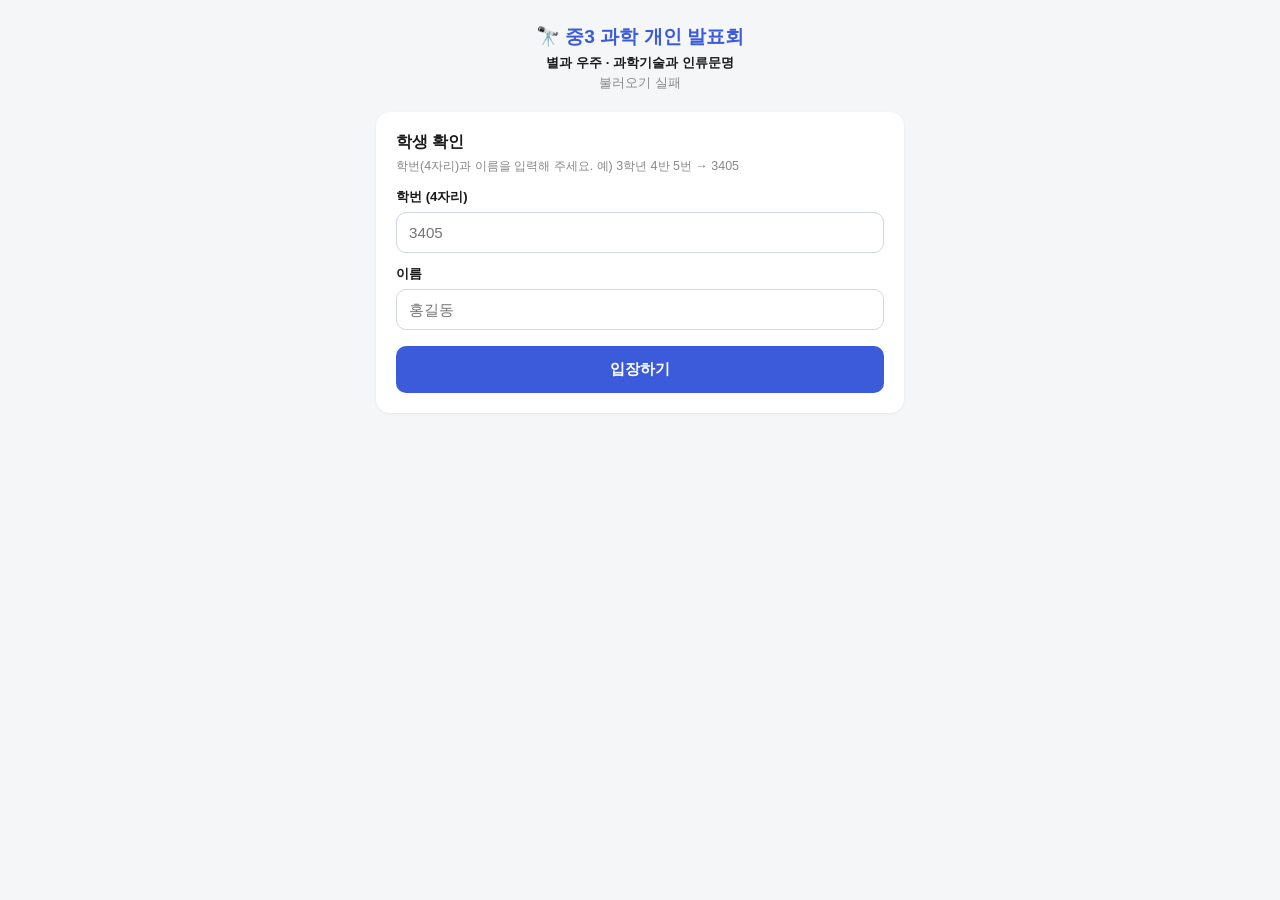
<file: index.html>
<!DOCTYPE html>
<html lang="ko">
<head>
<meta charset="UTF-8">
<meta name="viewport" content="width=device-width, initial-scale=1.0">
<title>중3 과학 발표회</title>
<link rel="stylesheet" href="common.css">
<link rel="stylesheet" href="pres.css?v=11">
<style>.step{display:none}.step.active{display:block}.menu-btn{display:block;text-align:center;padding:14px;border-radius:12px;background:var(--accent-soft);color:var(--accent);text-decoration:none;font-weight:700;margin-bottom:10px}</style>
</head>
<body>
<div class="wrap">
  <div class="header">
    <h1>🔭 중3 과학 개인 발표회</h1>
    <p style="font-weight:700;color:var(--text);margin-bottom:2px">별과 우주 · 과학기술과 인류문명</p>
    <p id="semLabel">불러오는 중...</p>
  </div>

  <div class="step active" id="step-login">
    <div class="card">
      <h2>학생 확인</h2>
      <p class="hint">학번(4자리)과 이름을 입력해 주세요. 예) 3학년 4반 5번 → 3405</p>
      <label class="field-label" for="inputId">학번 (4자리)</label>
      <input type="tel" id="inputId" maxlength="4" inputmode="numeric" placeholder="3405">
      <label class="field-label" for="inputName">이름</label>
      <input type="text" id="inputName" placeholder="홍길동">
      <div class="error-msg" id="loginError"></div>
      <button class="btn" id="loginBtn" onclick="onLogin()">입장하기</button>
    </div>
  </div>

  <div class="step" id="step-main">
    <div class="who-banner"><span id="welcomeLabel"></span><button onclick="onLogout()">다른 학생으로</button></div>
    <div id="nav" class="nav"></div>

    <div class="card" id="statusCard"></div>

    <div class="notice">
      📌 <b>발표 방법</b><br>
      ① 아래에서 <b>주제를 고르거나 직접 정해</b> 등록해요.<br>
      ② 같은 반 친구와 주제가 겹쳐도 일단 선택할 수 있어요. 겹치면 <b>월요일에 가위바위보</b>로 정해서 다시 배정해요.<br>
      ③ <b>내 발표</b> 페이지에서 선정 이유·대본·자료 출처를 쓰고 캔바 링크를 올려요.
    </div>

    <div class="card" id="rubricCard">
      <h2>🎤 수행평가 안내 · 우주와 문명 페임랩 발표 (20점)</h2>
      <p class="hint">「별과 우주」 「과학기술과 인류 문명」 단원 · 구술·발표, 동료평가</p>
      <div style="font-size:.85rem;line-height:1.65;margin-bottom:10px">
        「별과 우주」에서 배운 내용이나 관심 있는 내용, 또는 「과학기술과 인류 문명」(인류 문명에 큰 영향을 준 기술·발명품 소개)을 주제로 <b>3분 내외의 개인 발표</b>를 해요.
      </div>
      <table class="rubric wide">
        <tr><th>평가 요소</th><th style="width:44px">배점</th><th style="width:56px;white-space:nowrap">최하점</th></tr>
        <tr><td><b>① 발표 준비하기</b><br><span class="wh">주제·선정 이유 1 / 대본 2 / 자료 출처 2</span></td><td class="sc">5</td><td class="sc" style="color:#c26a00">1</td></tr>
        <tr><td><b>② 과학적 의사소통하기</b></td><td class="sc">2</td><td class="sc" style="color:#c26a00">1</td></tr>
        <tr><td><b>③ 발표하기</b><br><span class="wh">설명 전략(발표 자료) 2 / 개념 전달 2 / 시간 관리(2분 30초~4분) 2</span></td><td class="sc">6</td><td class="sc" style="color:#c26a00">1</td></tr>
        <tr><td><b>④ 지식 내재화하기</b><br><span class="wh">대본을 안 보고 발표하면 2점</span></td><td class="sc">2</td><td class="sc" style="color:#c26a00">1</td></tr>
        <tr><td><b>⑤ 청취자 평가 제공하기</b><br><span class="wh">발표 당일 동료평가 작성 비율</span></td><td class="sc">5</td><td class="sc" style="color:#c26a00">1</td></tr>
        <tr><td style="text-align:right"><b>합계</b></td><td class="sc"><b>20</b></td><td class="sc" style="color:#c26a00"><b>5</b></td></tr>
      </table>
      <a class="btn secondary" style="display:block;text-decoration:none;text-align:center" href="rubric.html">📋 자세한 평가기준 보기</a>
    </div>

    <a class="menu-btn" href="pick.html" id="mPick">📌 발표 주제 고르기</a>
    <a class="menu-btn" href="my.html" id="mMy">📝 내 발표 준비 (대본 · 캔바 링크)</a>
    <a class="menu-btn" href="peer.html" id="mPeer">🗣️ 청취자 평가 (친구 발표 평가하기)</a>
    <a class="menu-btn" href="concepts.html">📖 별과 우주 기본 개념 <span style="font-size:.78rem">(⭐ 보너스: 거리 단위 정리)</span></a>
    <a class="menu-btn" href="board.html">👀 우리 반 · 다른 반 주제 보기</a>
    <p style="text-align:center;margin-top:24px"><a href="teacher.html" style="font-size:0.75rem;color:var(--text-muted)">교사용</a></p>
  </div>
</div>

<script src="session.js?v=13"></script>
<script>
function setErr(m) {
  const el = document.getElementById('loginError');
  el.textContent = m || ''; el.classList.toggle('show', !!m);
}
function showStep(id) {
  document.querySelectorAll('.step').forEach(s => s.classList.remove('active'));
  document.getElementById(id).classList.add('active');
}

window.onLogin = async function () {
  const id = document.getElementById('inputId').value.trim();
  const name = document.getElementById('inputName').value.trim();
  setErr('');
  if (!/^\d{4}$/.test(id)) return setErr('학번은 4자리 숫자로 입력해 주세요.');
  if (!name) return setErr('이름을 입력해 주세요.');
  const btn = document.getElementById('loginBtn');
  btn.disabled = true; btn.textContent = '확인 중...';
  try {
    const cfg = await getCfg();
    if (id === TEACHER_ID && name === TEACHER_NAME) {
      const t = { id, name, isTeacher: true };
      setStudent(t); return enterMain(t);
    }
    const rec = EXCLUDED_IDS.includes(id) ? null : await dbGet(`years/${cfg.year}/students/${id}`);
    if (!rec || String(rec.name).trim() !== name) return setErr('학번 또는 이름이 일치하지 않아요. 다시 확인해 주세요.');
    const s = { id, name: rec.name, grade: rec.grade, ban: rec.ban, num: rec.num };
    setStudent(s); enterMain(s);
  } catch (e) {
    setErr(e.message || '오류가 발생했어요. 잠시 후 다시 시도해 주세요.');
  } finally { btn.disabled = false; btn.textContent = '입장하기'; }
};

window.onLogout = function () {
  clearStudent();
  document.getElementById('inputId').value = ''; document.getElementById('inputName').value = '';
  showStep('step-login');
};

async function enterMain(s) {
  document.getElementById('welcomeLabel').textContent = '✓ ' + whoLabel(s) + (s.isTeacher ? '' : '님');
  renderNav('home');
  showStep('step-main');
  const card = document.getElementById('statusCard');
  if (s.isTeacher) {
    card.innerHTML = '<h2>교사 계정</h2><p class="hint" style="margin:0">전체 현황 페이지에서 반별 선택 상황과 겹치는 주제를 볼 수 있어요.</p>';
    document.getElementById('mPick').style.display = 'none';
    document.getElementById('mMy').style.display = 'none';
    document.getElementById('mPeer').style.display = 'none';
    return;
  }
  card.innerHTML = '<p class="hint" style="margin:0">내 선택을 확인하는 중...</p>';
  try {
    const p = await dbGet(await basePath() + '/picks/' + s.id);
    if (!p) {
      card.innerHTML = '<h2>아직 주제를 고르지 않았어요</h2><p class="hint" style="margin:0">아래 <b>발표 주제 고르기</b>에서 주제를 선택해 주세요.</p>';
    } else {
      card.innerHTML = `<h2>✅ 내가 고른 주제</h2>
        <div style="margin:6px 0"><span class="tag ${p.unit === '별과 우주' ? 'a' : 'b'}">${esc(p.unit)}</span> ${p.kind === 'custom' ? '<span class="tag" style="background:#f3e8ff;color:#7b2cbf">직접 작성</span>' : ''}</div>
        <div class="chips">${String(p.kw).split(',').map(k => '<span class="chip">' + esc(k.trim()) + '</span>').join('')}</div>
        <div style="font-size:.92rem;font-weight:600;line-height:1.55">${esc(p.topic)}</div>`;
    }
  } catch (e) { card.innerHTML = '<p class="hint" style="margin:0">선택 정보를 불러오지 못했어요.</p>'; }
}

document.getElementById('inputId').addEventListener('keydown', e => { if (e.key === 'Enter') { e.preventDefault(); document.getElementById('inputName').focus(); } });
document.getElementById('inputName').addEventListener('keydown', e => { if (e.key === 'Enter') { e.preventDefault(); onLogin(); } });

window.addEventListener('DOMContentLoaded', async () => {
  try {
    const cfg = await getCfg();
    document.getElementById('semLabel').textContent = `${cfg.year}학년도 ${cfg.sem}학기`;
  } catch (e) { document.getElementById('semLabel').textContent = '불러오기 실패'; }
  const s = getStudent();
  if (s) enterMain(s);
});
</script>
</body>
</html>
</file>
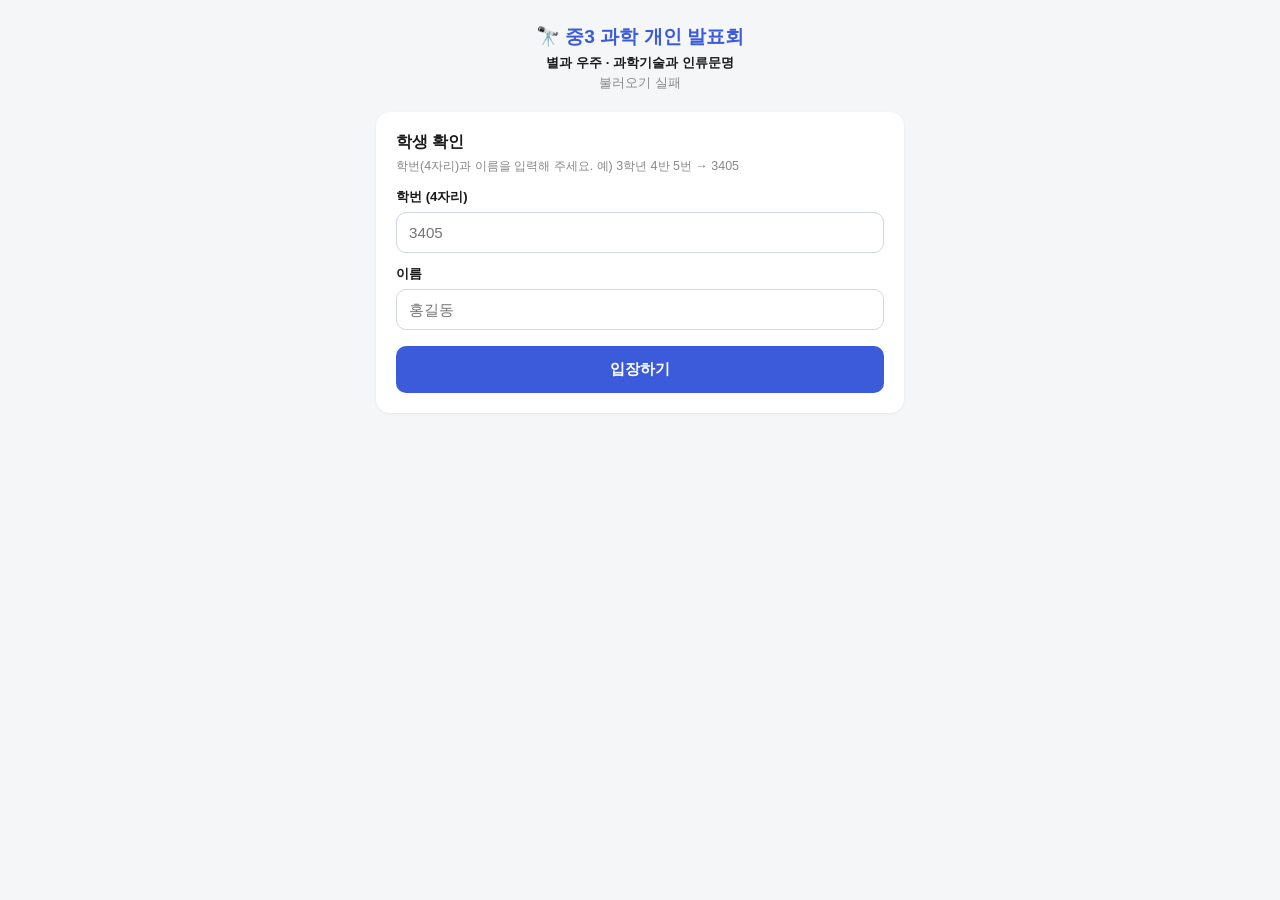
<file: board.html>
<!DOCTYPE html>
<html lang="ko">
<head>
<meta charset="UTF-8">
<meta name="viewport" content="width=device-width, initial-scale=1.0">
<title>전체 주제 현황</title>
<link rel="stylesheet" href="common.css">
<link rel="stylesheet" href="pres.css?v=11">
</head>
<body>
<div class="wrap">
  <div class="header"><h1>👀 반별 발표 주제 현황</h1><p id="who"></p></div>
  <div id="nav" class="nav"></div>

  <select class="sel" id="banSel" onchange="onBan()"></select>
  <div id="content"><div class="loading-state">불러오는 중...</div></div>
</div>

<script src="topics.js?v=1"></script>
<script src="session.js?v=13"></script>
<script>
const me = requireLogin();
let roster = [], picks = {}, status = {}, scripts = null, curKey = '', base = '';

function render() {
  const [g, b] = curKey.split('-');
  const list = roster.filter(s => String(s.grade) === g && String(s.ban) === b).sort((x, y) => x.num - y.num);
  const clsPicks = Object.values(picks).filter(p => p && String(p.grade) === g && String(p.ban) === b);
  const done = list.filter(s => picks[s.id]).length;

  // 겹치는 주제 (같은 반, 같은 번호 주제)
  const byNo = {};
  clsPicks.forEach(p => { if (p.no) (byNo[p.no] = byNo[p.no] || []).push(p); });
  const dups = Object.entries(byNo).filter(([, v]) => v.length > 1);
  const dupIds = new Set(dups.flatMap(([, v]) => v.map(p => p.id)));

  let html = `<div class="summary"><div><b>${list.length}</b>학생</div><div><b>${done}</b>주제 선택</div><div><b>${dups.length}</b>겹치는 주제</div></div>`;

  if (dups.length) {
    html += `<div class="dup-box">⚠️ <b>겹치는 주제</b> — 월요일에 가위바위보로 정해요<br>` +
      dups.map(([no, v]) => `· #${no} ${esc(TOPICS[no - 1].topic)}<br>&nbsp;&nbsp;→ <b>${v.map(p => esc(p.name)).join(', ')}</b>`).join('<br>') + `</div>`;
  }

  html += list.map(s => {
    const p = picks[s.id];
    if (!p) return `<div class="stu-row none"><div class="stu-name"><span class="num">${s.num}번</span>${esc(s.name)}</div>아직 주제를 고르지 않았어요</div>`;
    const st = status[s.id] || {};
    const sc = scripts && scripts[s.id];
    return `<div class="stu-row">
      <div class="stu-name"><span class="num">${s.num}번</span>${esc(s.name)}
        ${dupIds.has(s.id) ? '<span class="state" style="background:#fff4e6;color:#c26a00">겹침</span>' : ''}
        <span class="state ${st.s ? 'y' : 'n'}">📝 대본${st.s ? ' ' + st.s.toLocaleString() + '자' : ''}</span>
        <span class="state ${st.o ? 'y' : 'n'}">📚 출처</span>
        <span class="state ${st.c ? 'y' : 'n'}">🎨 캔바</span></div>
      <div style="margin:4px 0 2px"><span class="tag ${p.unit === '별과 우주' ? 'a' : 'b'}">${esc(p.unit)}</span>
        ${p.kind === 'custom' ? '<span class="tag" style="background:#f3e8ff;color:#7b2cbf">직접 작성</span>' : ''}</div>
      <div class="chips">${String(p.kw).split(',').map(k => '<span class="chip">' + esc(k.trim()) + '</span>').join('')}</div>
      <div style="font-weight:600">${esc(p.topic)}</div>
      ${me.isTeacher && sc ? `<div class="small-note" style="margin-top:8px">${sc.canva ? '<a href="' + esc(sc.canva) + '" target="_blank" rel="noopener">🎨 캔바 열기</a>' : ''}${sc.script ? '<details><summary>📄 대본 보기</summary><div style="white-space:pre-wrap;color:var(--text)">' + esc(sc.script) + '</div></details>' : ''}</div>` : ''}
    </div>`;
  }).join('');

  // 명단에 없는데 선택한 사람(드문 경우)
  const extra = clsPicks.filter(p => !list.some(s => s.id === p.id));
  html += extra.map(p => `<div class="stu-row"><div class="stu-name">${esc(p.name)}</div>${esc(p.topic)}</div>`).join('');

  document.getElementById('content').innerHTML = list.length ? html : '<div class="empty-state">이 반의 학생 명단이 없어요.</div>';
}

window.onBan = function () { curKey = document.getElementById('banSel').value; render(); };

(async function init() {
  document.getElementById('who').textContent = whoLabel(me);
  renderNav('board');
  try {
    const cfg = await getCfg();
    base = await basePath();
    const jobs = [dbGet('years/' + cfg.year + '/students'), dbGet(base + '/picks'), dbGet(base + '/status')];
    if (me.isTeacher) jobs.push(dbGet(base + '/scripts'));
    const [r, p, st, sc] = await Promise.all(jobs);
    roster = rosterOf(r);
    picks = p || {}; status = st || {}; scripts = sc || null;
    let keys = [...new Set(roster.map(s => s.grade + '-' + s.ban))];
    if (!me.isTeacher) keys = keys.filter(k => k.split('-')[0] === String(me.grade));
    keys.sort((a, b) => { const [ga, ba] = a.split('-').map(Number), [gb, bb] = b.split('-').map(Number); return ga - gb || ba - bb; });
    const mine = me.isTeacher ? '' : me.grade + '-' + me.ban;
    document.getElementById('banSel').innerHTML = keys.map(k => {
      const [g, c] = k.split('-');
      return `<option value="${k}">${g}학년 ${c}반${k === mine ? ' (우리 반)' : ''}</option>`;
    }).join('');
    curKey = keys.includes(mine) ? mine : keys[0];
    document.getElementById('banSel').value = curKey;
    render();
  } catch (e) {
    document.getElementById('content').innerHTML = '<div class="empty-state">불러오지 못했어요. 새로고침해 주세요.</div>';
  }
})();
</script>
</body>
</html>
</file>
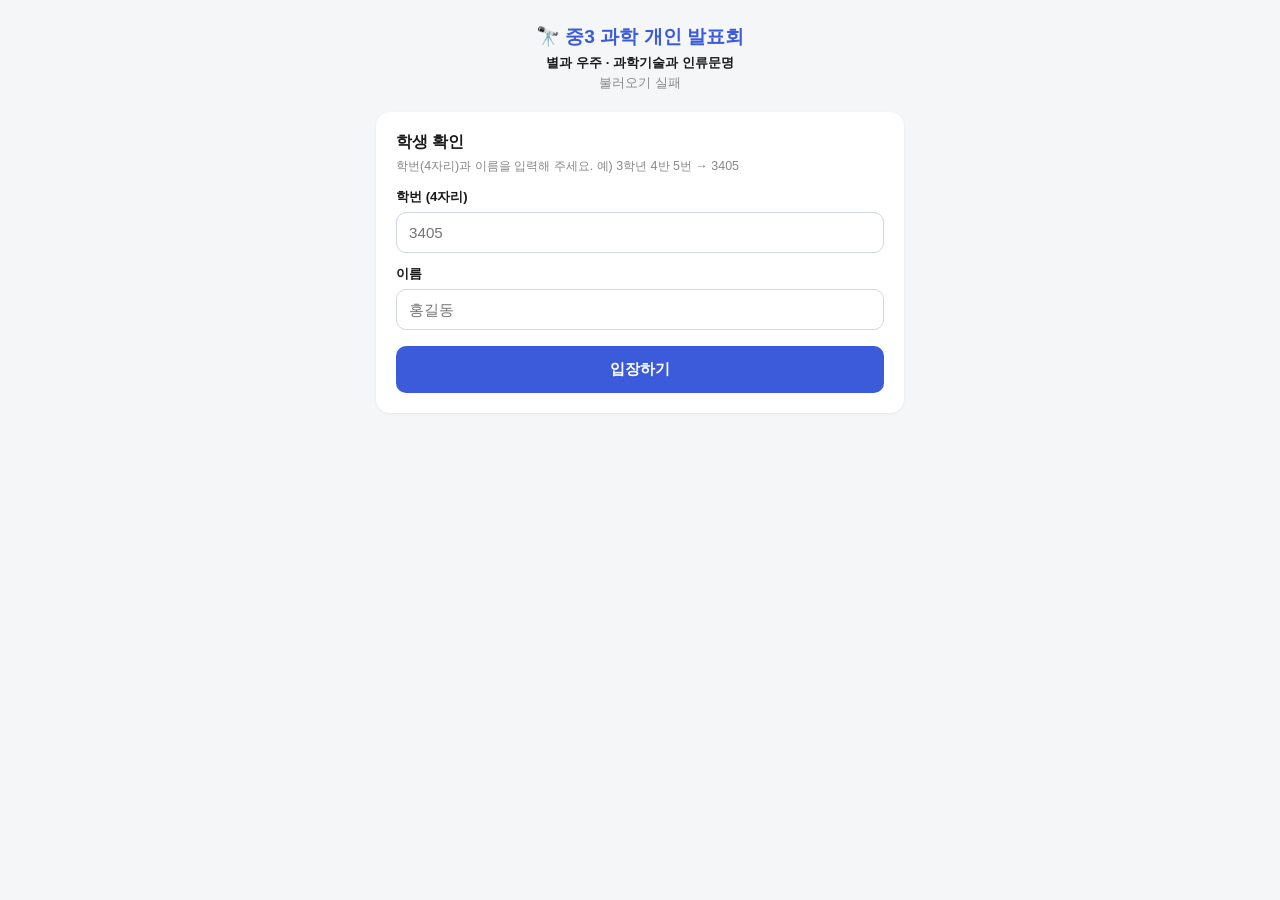
<file: concepts.html>
<!DOCTYPE html>
<html lang="ko">
<head>
<meta charset="UTF-8">
<meta name="viewport" content="width=device-width, initial-scale=1.0">
<title>기본 개념</title>
<link rel="stylesheet" href="common.css">
<link rel="stylesheet" href="pres.css?v=11">
<style>
.jump { display: flex; gap: 6px; flex-wrap: wrap; margin-bottom: 14px; }
.jump a { font-size: .76rem; font-weight: 700; padding: 6px 10px; border-radius: 999px; background: var(--surface); border: 1.5px solid var(--border); color: var(--text-muted); text-decoration: none; }
.jump a.bonus { background: #fff3bf; border-color: #fcc419; color: #8a6100; }
.cc { background: var(--surface); border-radius: 14px; padding: 16px 18px; margin-bottom: 12px; box-shadow: 0 1px 3px rgba(0,0,0,0.06); font-size: .86rem; line-height: 1.7; }
.cc h2 { font-size: .98rem; margin: 0 0 8px; color: var(--accent); }
.cc ul { margin: 0; padding-left: 18px; }
.cc li { margin: 3px 0; }
.key { background: #e7ecff; border-radius: 8px; padding: 8px 12px; margin-top: 8px; font-weight: 700; color: #2b45b8; }
.bonus-wrap { border: 2.5px solid #fcc419; border-radius: 18px; padding: 14px 12px 4px; margin: 22px 0 12px; background: #fffdf3; }
.bonus-title { display: flex; align-items: center; gap: 8px; margin: 0 4px 12px; }
.bonus-title b { font-size: 1.05rem; }
.bonus-tag { background: #fcc419; color: #5c3d00; font-size: .7rem; font-weight: 800; padding: 2px 9px; border-radius: 999px; }
.tbl-wrap { overflow-x: auto; }
table.u { width: 100%; border-collapse: collapse; font-size: .8rem; line-height: 1.5; }
table.u th, table.u td { border: 1px solid #e1e6f2; padding: 7px 8px; text-align: left; vertical-align: top; }
table.u th { background: #f2f4fa; white-space: nowrap; }
table.u td.c { text-align: center; white-space: nowrap; }
.ladder .row { display: grid; grid-template-columns: 112px 1fr; gap: 8px; align-items: center; margin: 6px 0; font-size: .78rem; }
.ladder .track { background: #eef1f7; border-radius: 6px; height: 18px; position: relative; overflow: hidden; }
.ladder .fill { height: 100%; border-radius: 6px; background: linear-gradient(90deg, #74c0fc, #3b5bdb); }
.ladder .val { position: absolute; left: 8px; top: 0; line-height: 18px; font-weight: 800; color: #1c2b6b; font-size: .72rem; white-space: nowrap; text-shadow: 0 0 3px #fff, 0 0 3px #fff; }
.cmp { display: flex; align-items: center; gap: 6px; flex-wrap: wrap; justify-content: center; font-weight: 800; font-size: .92rem; margin: 6px 0 2px; }
.cmp span { background: #fff; border: 2px solid #3b5bdb; color: #3b5bdb; border-radius: 10px; padding: 4px 10px; }
.cmp i { font-style: normal; color: var(--text-muted); }
.warn { background: #fff4e6; border-left: 4px solid #ff922b; border-radius: 8px; padding: 8px 12px; margin: 6px 0; }
.qa details { border-top: 1px dashed #e1e6f2; padding: 8px 0; }
.qa summary { cursor: pointer; font-weight: 700; }
.qa .ans { color: #2f9e44; font-weight: 700; margin-top: 4px; }
.ucards { display: grid; grid-template-columns: repeat(auto-fit, minmax(230px, 1fr)); gap: 8px; }
.ucard { border: 1.5px solid #dbe4ff; border-radius: 12px; padding: 10px 12px; background: #f8faff; }
.uname { font-size: 1rem; color: #2b45b8; margin-bottom: 4px; }
.uname span { font-size: .74rem; color: var(--text-muted); font-weight: 600; }
.urow { display: grid; grid-template-columns: 52px 1fr; gap: 6px; font-size: .8rem; line-height: 1.55; margin: 2px 0; }
.urow i { font-style: normal; font-size: .7rem; font-weight: 700; color: var(--text-muted); padding-top: 2px; }
</style>
</head>
<body>
<div class="wrap">
  <div class="header"><h1>📖 기본 개념</h1><p id="who"></p></div>
  <div id="nav" class="nav"></div>

  <div class="jump">
    <a href="#c1">① 별까지의 거리</a><a href="#c2">② 밝기와 등급</a><a href="#c3">③ 색과 온도</a>
    <a href="#c4">④ 우리은하</a><a href="#c5">⑤ 팽창하는 우주</a><a href="#c6">⑥ 우주 탐사</a>
    <a href="#bonus" class="bonus">⭐ 보너스: 거리 단위</a>
  </div>

  <div class="cc" id="c1">
    <h2>① 별까지의 거리 — 연주 시차</h2>
    <ul>
      <li><b>시차</b> : 떨어진 두 곳에서 한 물체를 볼 때 생기는 각. 물체가 <b>가까울수록 크다</b>.</li>
      <li><b>연주 시차</b> : 지구가 공전하는 동안 <b>6개월 간격</b>으로 같은 별을 관측해 잰 시차의 <b>1/2</b>. 단위는 초(″) — 1° = 60′ = 3600″</li>
      <li><b>별까지의 거리(pc) = 1 ÷ 연주 시차(″)</b> → 연주 시차와 거리는 <b>반비례</b></li>
      <li>약 100 pc보다 먼 별은 연주 시차가 너무 작아 재기 어렵다.</li>
    </ul>
    <div class="key">예) 연주 시차 0.5″ → 1 ÷ 0.5 = 2 pc</div>
  </div>

  <div class="cc" id="c2">
    <h2>② 별의 밝기와 등급</h2>
    <ul>
      <li>별의 밝기는 <b>거리의 제곱에 반비례</b> : 거리가 2배가 되면 밝기는 1/4.</li>
      <li><b>등급</b> : 숫자가 <b>작을수록 밝다</b>. 1등급 차이 ≈ 2.5배, <b>5등급 차이 = 100배</b>.</li>
      <li><b>겉보기 등급</b> : 지구에서 눈에 보이는 밝기</li>
      <li><b>절대 등급</b> : 모든 별을 <b>10 pc(약 32.6광년)</b> 거리에 놓았다고 할 때의 밝기 → 별의 <b>실제 밝기</b>를 비교할 수 있다.</li>
    </ul>
    <div class="key">겉보기 등급 &lt; 절대 등급(숫자) 이면 10 pc보다 가까운 별!</div>
  </div>

  <div class="cc" id="c3">
    <h2>③ 별의 색과 표면 온도</h2>
    <ul>
      <li>표면 온도가 <b>높을수록 파란색</b>, <b>낮을수록 붉은색</b>을 띤다.</li>
      <li>색 순서 (온도 높음 → 낮음) : 청색 → 청백색 → 백색 → 황백색 → 황색 → 주황색 → 적색</li>
      <li>태양 : 표면 온도 약 6000 K, <b>황색</b> 별</li>
    </ul>
  </div>

  <div class="cc" id="c4">
    <h2>④ 우리은하</h2>
    <ul>
      <li>태양계가 속한 은하. 별 약 <b>2천억 개</b>, 지름 약 <b>3만 pc(약 10만 광년)</b></li>
      <li>위에서 보면 중심부에 막대 구조가 있는 <b>나선 모양</b>, 옆에서 보면 중심부가 볼록한 <b>원반 모양</b></li>
      <li>태양계는 은하 중심이 아니라 <b>나선팔</b>에 있다. 밤하늘의 <b>은하수</b>는 우리은하의 원반을 안쪽에서 본 모습.</li>
      <li>구성 천체 : 성단(산개 성단·구상 성단), 성운(방출·반사·암흑 성운), 성간 물질</li>
    </ul>
    <div class="key">지구 ⊂ 태양계 ⊂ 우리은하 ⊂ 우주</div>
  </div>

  <div class="cc" id="c5">
    <h2>⑤ 팽창하는 우주</h2>
    <ul>
      <li>멀리 있는 은하일수록 <b>더 빠르게 멀어진다</b> → 우주는 <b>팽창</b>하고 있다.</li>
      <li>팽창에는 <b>중심이 없다</b> (풍선 표면에 붙인 스티커 모형 : 모든 스티커 사이가 서로 멀어짐)</li>
      <li><b>빅뱅 우주론</b> : 약 <b>138억 년 전</b> 매우 뜨겁고 밀도가 높은 한 점에서 대폭발로 우주가 시작되어 팽창해 왔다.</li>
      <li>증거 : 은하들이 멀어지는 현상, <b>우주 배경 복사</b>(빅뱅의 흔적으로 남은 빛)</li>
    </ul>
  </div>

  <div class="cc" id="c6">
    <h2>⑥ 우주 탐사</h2>
    <ul>
      <li>수단 : 지상 망원경, <b>우주 망원경</b>(허블·제임스 웹), <b>탐사선</b>(보이저·뉴호라이즌스), 인공위성, 국제 우주 정거장</li>
      <li>의의 : 우주와 지구에 대한 이해 확대, 위성 통신·내비게이션·일기 예보 등 생활 속 기술로 활용</li>
      <li>과제 : 우주 쓰레기, 막대한 비용 등</li>
    </ul>
  </div>

  <!-- ===================== 보너스 ===================== -->
  <div class="bonus-wrap" id="bonus">
    <div class="bonus-title"><span class="bonus-tag">BONUS</span><b>⭐ 우주의 거리 단위 정리</b></div>

    <div class="cc">
      <h2>한눈에 보는 거리 단위</h2>
      <div class="ucards"><div class="ucard"><div class="uname"><b>km</b> <span>킬로미터</span></div><div class="urow"><i>뜻</i><span>일상의 거리 단위</span></div><div class="urow"><i>크기</i><span>1 km = 1000 m</span></div><div class="urow"><i>쓰는 곳</i><span>지구 위, 지구 ↔ 달</span></div></div><div class="ucard"><div class="uname"><b>AU</b> <span>천문단위</span></div><div class="urow"><i>뜻</i><span><b>지구와 태양 사이의 평균 거리</b></span></div><div class="urow"><i>크기</i><span>약 1억 5천만 km</span></div><div class="urow"><i>쓰는 곳</i><span>태양계 안 (행성까지의 거리)</span></div></div><div class="ucard"><div class="uname"><b>광년</b> <span>ly</span></div><div class="urow"><i>뜻</i><span><b>빛이 1년 동안 가는 거리</b> (빛의 속도 ≈ 30만 km/s)</span></div><div class="urow"><i>크기</i><span>약 9조 5천억 km ≈ 6만 3천 AU</span></div><div class="urow"><i>쓰는 곳</i><span>별, 은하까지의 거리</span></div></div><div class="ucard"><div class="uname"><b>pc</b> <span>파섹</span></div><div class="urow"><i>뜻</i><span><b>연주 시차가 1″인 별까지의 거리</b></span></div><div class="urow"><i>크기</i><span>약 31조 km ≈ 3.26 광년 ≈ 20만 6천 AU</span></div><div class="urow"><i>쓰는 곳</i><span>별, 은하까지의 거리 (연주 시차 계산)</span></div></div></div>
      <div class="cmp"><span>1 AU</span><i>&lt;</i><span>1 광년</span><i>&lt;</i><span>1 pc</span></div>
    </div>

    <div class="cc">
      <h2>꼭 기억할 환산</h2>
      <ul>
        <li><b>1 pc ≈ 3.26 광년</b> (거꾸로 1 광년 ≈ 0.31 pc)</li>
        <li><b>1 광년 ≈ 9조 5천억 km</b> = 30만 km/s × 1년(약 3150만 초)</li>
        <li><b>1 AU ≈ 1억 5천만 km</b> : 햇빛이 지구까지 오는 데 약 <b>8분 20초</b></li>
        <li>더 큰 거리 : <b>kpc</b>(킬로파섹, 1000 pc), <b>Mpc</b>(메가파섹, 100만 pc) — 은하 사이 거리에 써요.</li>
      </ul>
      <div class="key">pc → 광년은 ×3.26, 광년 → pc는 ÷3.26</div>
    </div>

    <div class="cc">
      <h2>빛으로 가면 얼마나 걸릴까?</h2>
      <div class="tbl-wrap"><table class="u">
        <tr><th>어디까지</th><th>거리</th><th>빛이 걸리는 시간</th></tr>
        <tr><td>지구 → 달</td><td>약 38만 km</td><td class="c">약 1.3초</td></tr>
        <tr><td>태양 → 지구</td><td>1 AU</td><td class="c">약 8분 20초</td></tr>
        <tr><td>태양 → 목성</td><td>약 5.2 AU</td><td class="c">약 43분</td></tr>
        <tr><td>태양 → 해왕성</td><td>약 30 AU</td><td class="c">약 4시간 10분</td></tr>
        <tr><td>태양 → 프록시마 센타우리 (가장 가까운 별)</td><td>약 4.2 광년 (1.3 pc)</td><td class="c">약 4.2년</td></tr>
        <tr><td>우리은하 끝에서 끝까지</td><td>약 10만 광년 (3만 pc)</td><td class="c">약 10만 년</td></tr>
        <tr><td>우리은하 → 안드로메다은하</td><td>약 250만 광년</td><td class="c">약 250만 년</td></tr>
      </table></div>
      <div class="warn">💡 그래서 밤하늘의 별빛은 <b>과거의 빛</b>이에요. 안드로메다은하는 250만 년 전 모습을 보고 있는 거예요!</div>
    </div>

    <div class="cc">
      <h2>우주의 거리 사다리 <span style="font-size:.74rem;color:var(--text-muted);font-weight:400">(막대는 한 눈금마다 10배씩 커지는 크기)</span></h2>
      <div class="ladder" id="ladder"></div>
      <div style="font-size:.74rem;color:var(--text-muted);margin-top:6px">* 우주의 나이는 약 138억 년이지만, 그동안 우주가 팽창해서 관측 가능한 우주의 지름은 약 930억 광년이에요.</div>
    </div>

    <div class="cc">
      <h2>헷갈리기 쉬운 점</h2>
      <div class="warn">❌ “광년은 시간 단위다” → ⭕ 광년은 <b>거리</b> 단위! (빛이 1년 동안 ‘가는 거리’)</div>
      <div class="warn">❌ “1 pc가 1 광년보다 짧다” → ⭕ 1 pc ≈ 3.26 광년으로 <b>pc가 더 길다</b></div>
      <div class="warn">❌ “연주 시차가 크면 멀다” → ⭕ 연주 시차가 <b>클수록 가깝다</b> (반비례)</div>
    </div>

    <div class="cc qa">
      <h2>✏️ 연습 문제 <span style="font-size:.74rem;color:var(--text-muted);font-weight:400">(눌러서 정답 확인)</span></h2>
      <details><summary>1. 연주 시차가 0.25″인 별까지의 거리는 몇 pc일까? 약 몇 광년일까?</summary><div class="ans">1 ÷ 0.25 = 4 pc → 4 × 3.26 ≈ 13 광년</div></details>
      <details><summary>2. 시리우스는 약 8.6 광년 떨어져 있다. 오늘 밤 보는 시리우스의 빛은 언제 출발했을까?</summary><div class="ans">약 8.6년 전</div></details>
      <details><summary>3. 태양에서 약 5.2 AU 떨어진 목성까지 햇빛이 가는 데 걸리는 시간은? (1 AU = 8분 20초)</summary><div class="ans">8분 20초 × 5.2 ≈ 43분</div></details>
      <details><summary>4. 1 AU, 1 광년, 1 pc를 짧은 것부터 순서대로 쓰면?</summary><div class="ans">1 AU &lt; 1 광년 &lt; 1 pc</div></details>
    </div>

    <div class="cc">
      <h2>🎤 발표에 활용하는 팁</h2>
      <ul>
        <li>가까운 거리는 <b>km·AU</b>, 별·은하까지는 <b>광년</b>으로 말하면 듣는 사람이 이해하기 쉬워요.</li>
        <li>큰 숫자는 “빛의 속도로 ○년 걸리는 거리”처럼 <b>시간으로 바꿔</b> 말해 보세요.</li>
        <li>단위는 발표 자료에 꼭 함께 적어 주세요. (예 : 4.2 광년 / 1.3 pc)</li>
      </ul>
    </div>
  </div>
</div>

<script src="session.js?v=13"></script>
<script>
const me = requireLogin();
if (me) { document.getElementById('who').textContent = whoLabel(me); renderNav('concepts'); }
// 거리 사다리 (km, 로그 눈금 10^5 ~ 10^24)
const L = [['지구 ↔ 달', 3.84e5, '38만 km'], ['지구 ↔ 태양', 1.5e8, '1 AU'], ['태양 ↔ 해왕성', 4.5e9, '30 AU'],
  ['가장 가까운 별', 4.0e13, '4.2 광년'], ['우리은하 지름', 9.5e17, '10만 광년'], ['안드로메다은하', 2.4e19, '250만 광년'], ['관측 가능한 우주*', 8.8e23, '930억 광년']];
document.getElementById('ladder').innerHTML = L.map(([n, km, lab]) => {
  const w = Math.max(8, (Math.log10(km) - 5) / 19 * 100);
  return `<div class="row"><span>${n}</span><div class="track"><div class="fill" style="width:${w}%"></div><span class="val">${lab}</span></div></div>`;
}).join('');
</script>
</body>
</html>
</file>
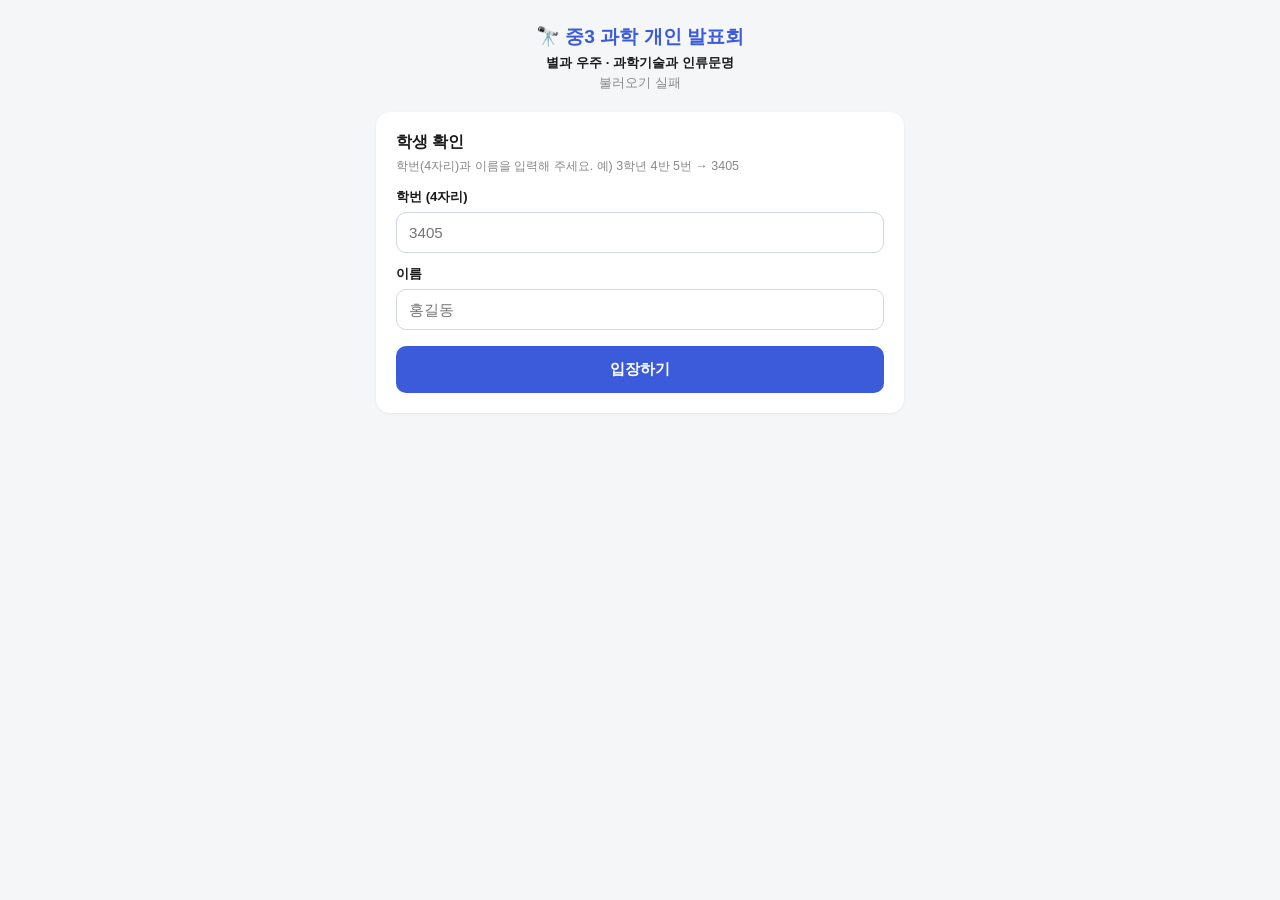
<file: my.html>
<!DOCTYPE html>
<html lang="ko">
<head>
<meta charset="UTF-8">
<meta name="viewport" content="width=device-width, initial-scale=1.0">
<title>내 발표 준비</title>
<link rel="stylesheet" href="common.css">
<link rel="stylesheet" href="pres.css?v=11">
</head>
<body>
<div class="wrap">
  <div class="header"><h1>📝 내 발표 준비</h1><p id="who"></p></div>
  <div id="nav" class="nav"></div>
  <div id="content"><div class="loading-state">불러오는 중...</div></div>
</div>
<div id="toastBox"></div>

<script src="session.js?v=13"></script>
<script>
const me = requireLogin();
if (me && me.isTeacher) { alert('교사 계정은 전체 현황에서 볼 수 있어요.'); location.href = 'board.html'; }

// 말하기 속도 기준: 공백 포함 약 300자/분 (3분 ≈ 900자). 적정 범위 700~1,050자
const CPM = 300, MIN_OK = 700, MAX_OK = 1050;
let base = '', pick = null, saved = null, dirty = false, cand = null;
const FIELDS = ['reason', 'script', 'sources', 'aiAsked', 'aiPart', 'canva'];

function toast(msg) {
  const el = document.createElement('div'); el.className = 'toast'; el.textContent = msg;
  document.getElementById('toastBox').appendChild(el); setTimeout(() => el.remove(), 2400);
}
const $ = id => document.getElementById(id);
function fmtTime(chars) { const sec = Math.round(chars / CPM * 60); return Math.floor(sec / 60) + '분 ' + String(sec % 60).padStart(2, '0') + '초'; }

function readForm() {
  const o = {};
  FIELDS.forEach(f => { o[f] = $(f).value; });
  o.canva = o.canva.trim();
  const r = document.querySelector('input[name=ai]:checked');
  o.aiUsed = r ? r.value : '';
  return o;
}
function normSaved() {
  const s = saved || {}, o = {};
  FIELDS.forEach(f => { o[f] = s[f] || ''; });
  o.aiUsed = s.aiUsed || '';
  return o;
}
function sourcesDone(o) {
  if (!o.sources.trim() || !o.aiUsed) return false;
  return o.aiUsed === 'no' || (o.aiAsked.trim() && o.aiPart.trim());
}

function refresh() {
  const o = readForm();
  const v = o.script, n = v.length, n2 = v.replace(/\s/g, '').length;
  let cls = 'short', label = '조금 짧아요';
  if (n >= MIN_OK && n <= MAX_OK) { cls = 'ok'; label = '3분 발표에 적당해요 👍'; }
  else if (n > MAX_OK) { cls = 'long'; label = '조금 길어요'; }
  if (n === 0) label = '대본을 써 보세요';
  $('counter').innerHTML =
    `<span><b>${n.toLocaleString()}</b>자 <span style="color:var(--text-muted);font-size:.76rem">(공백 제외 ${n2.toLocaleString()}자)</span></span>` +
    `<span>예상 발표 시간 약 <b style="font-size:.95rem">${fmtTime(n)}</b></span><span class="st ${cls}">${label}</span>`;
  $('aiBox').style.display = o.aiUsed === 'yes' ? 'block' : 'none';
  const item = (ok, t) => `<div>${ok ? '<span class="ok">✔</span>' : '<span class="no">○</span>'} ${t}</div>`;
  $('check').innerHTML = item(o.reason.trim(), '주제 선정 이유 <span class="wh">(1점)</span>') +
    item(v.trim(), '발표 대본 <span class="wh">(2점)</span>') +
    item(sourcesDone(o), '자료 출처 <span class="wh">(2점)</span>') +
    item(o.canva, '캔바 링크 <span class="wh">(발표 자료)</span>');
  dirty = JSON.stringify(o) !== JSON.stringify(normSaved());
  if (pick) {
    try { if (dirty) localStorage.setItem(DRAFT_KEY, JSON.stringify(Object.assign({}, o, { ts: Date.now() }))); else localStorage.removeItem(DRAFT_KEY); } catch (e) {}
    if (dirty) { setNote('✏️ 입력 중… 잠시 후 자동 저장돼요', '#e8590c'); scheduleAuto(); }
    else if (!saving) setNote(lastSavedNote(), '#2f9e44');
  } else setNote('', '');
}

/* ---------- 자동 저장 ---------- */
const AUTO_MS = 3000;
let autoTimer = null, saving = false, again = false;
const DRAFT_KEY = 'sciPresDraft_' + (me ? me.id : '');
function setNote(t, color) { const el = $('dirtyNote'); if (el) { el.textContent = t; el.style.color = color || ''; } }
function lastSavedNote() {
  if (!saved || !saved.updatedAt) return '';
  const d = new Date(saved.updatedAt);
  return `☁️ 자동 저장됨 · ${d.getHours()}:${String(d.getMinutes()).padStart(2, '0')}:${String(d.getSeconds()).padStart(2, '0')}`;
}
function scheduleAuto() { clearTimeout(autoTimer); autoTimer = setTimeout(() => save({ auto: true }), AUTO_MS); }
function buildRec(o) {
  if (o.canva && !/^https?:\/\//i.test(o.canva)) o.canva = 'https://' + o.canva;
  const rec = Object.assign({}, o, { updatedAt: Date.now() });
  const snap = {}; PICK_FIELDS.forEach(f => { snap[f] = pick[f] == null ? null : pick[f]; });
  rec.pickSnap = snap;
  return rec;
}
function statusOf(o, t) { return { s: o.script.length, c: !!o.canva, r: !!o.reason.trim(), o: !!sourcesDone(o), t }; }
// 탭을 닫거나 다른 앱으로 넘어갈 때: 저장 안 된 내용이 있으면 keepalive 로 바로 보냄
function flushNow() {
  if (!pick || !dirty) return;
  const o = readForm(), rec = buildRec(o);
  const opt = b => ({ method: 'PUT', keepalive: true, headers: { 'Content-Type': 'application/json; charset=utf-8' }, body: JSON.stringify(b) });
  try {
    fetch(DB_URL + '/' + base + '/scripts/' + me.id + '.json', opt(rec));
    fetch(DB_URL + '/' + base + '/status/' + me.id + '.json', opt(statusOf(o, rec.updatedAt)));
  } catch (e) {}
}
document.addEventListener('visibilitychange', () => { if (document.visibilityState === 'hidden') flushNow(); });
window.addEventListener('pagehide', flushNow);

function renderSaved() {
  const el = $('savedBox');
  if (!saved) { el.style.display = 'none'; return; }
  const d = new Date(saved.updatedAt);
  const ts = `${d.getMonth() + 1}/${d.getDate()} ${d.getHours()}:${String(d.getMinutes()).padStart(2, '0')}`;
  const s = normSaved();
  el.style.display = 'block';
  el.innerHTML = `💾 <b>서버에 저장된 내용</b> (${ts})<br>
    · 선정 이유 ${s.reason.trim() ? '✔' : '— 아직 없음'}<br>
    · 대본 ${s.script.length.toLocaleString()}자 ${s.script ? '✔' : '— 아직 없음'}<br>
    · 자료 출처 ${s.sources.trim() ? '✔' : '— 아직 없음'} / AI ${s.aiUsed === 'yes' ? '사용함' : s.aiUsed === 'no' ? '사용 안 함' : '— 선택 안 함'}<br>
    · 캔바 ${s.canva ? '✔ <a href="' + esc(s.canva) + '" target="_blank" rel="noopener">' + esc(s.canva) + '</a>' : '— 아직 없음'}`;
}

window.save = async function (opts) {
  const auto = !!(opts && opts.auto);
  if (!pick) return;
  clearTimeout(autoTimer);
  if (saving) { again = true; return; }          // 저장 중이면 끝난 뒤 한 번 더
  const o = readForm();
  const err = $('err'); err.classList.remove('show');
  if (!auto && o.canva) {
    const c = /^https?:\/\//i.test(o.canva) ? o.canva : 'https://' + o.canva;
    if (!/canva\.com|canva\.link/i.test(c) && !confirm('캔바 링크가 아닌 것 같아요. 그래도 저장할까요?')) return;
  }
  const rec = buildRec(o);
  saving = true;
  const btn = $('saveBtn');
  if (!auto) { btn.disabled = true; btn.textContent = '저장 중...'; } else setNote('☁️ 자동 저장 중…', '#868e96');
  try {
    await dbPut(base + '/scripts/' + me.id, rec);
    await dbPut(base + '/status/' + me.id, statusOf(o, rec.updatedAt));
    saved = rec;
    const cv = $('canva'); if (document.activeElement !== cv) cv.value = o.canva;  // 입력 중인 칸은 건드리지 않음
    saving = false;
    renderSaved(); refresh();
    if (!auto) toast('✅ 저장했어요!');
  } catch (e) {
    saving = false;
    if (auto) { setNote('⚠️ 자동 저장 실패 — 인터넷 연결을 확인해 주세요 (입력 내용은 이 기기에 임시 보관돼요)', '#c92a2a'); scheduleAuto(); }
    else { err.textContent = e.message; err.classList.add('show'); }
  } finally {
    if (!auto) { btn.disabled = false; btn.textContent = '💾 저장하기'; }
    if (again) { again = false; save({ auto: true }); }
  }
};

function render() {
  const el = $('content');
  const topicCard = pick ? `
    <div class="card topic-card mine" style="padding:16px">
      <div class="tc-top"><span class="tag ${pick.unit === '별과 우주' ? 'a' : 'b'}">${esc(pick.unit)}</span>
        ${pick.kind === 'custom' ? '<span class="tag" style="background:#f3e8ff;color:#7b2cbf">직접 작성</span>' : ''}</div>
      <div class="chips">${String(pick.kw).split(',').map(k => '<span class="chip">' + esc(k.trim()) + '</span>').join('')}</div>
      <div class="tc-topic">${esc(pick.topic)}</div>
      <div id="dupNote"></div>
      <a href="pick.html" style="font-size:.76rem;color:var(--text-muted)">주제 바꾸기</a>
    </div>` : (cand ? restoreCardHtml(cand, 'doRestore()') : '') + `
    <div class="card" style="border:2px dashed #ffc078;background:#fff9f0">
      <h2>아직 발표 주제를 고르지 않았어요</h2>
      <p class="hint" style="margin-bottom:10px">작성란은 아래에서 미리 볼 수 있어요. <b>주제를 고르면 작성할 수 있어요.</b></p>
      <a class="btn small" style="display:inline-block;text-decoration:none" href="pick.html">📌 주제 고르러 가기</a>
    </div>`;
  el.innerHTML = orderHtml() + topicCard + `

    <div class="checklist2"><b>📌 발표 준비하기 체크</b> <span class="wh">(채점은 선생님이 해요 · <a href="rubric.html" style="color:var(--accent)">평가기준 보기</a>)</span><div id="check"></div></div>

    <div class="card step-card">
      <h2>① 주제 선정 이유 <span class="pt-tag">1점</span></h2>
      <p class="hint">이 주제를 왜 골랐는지 간단히 써 주세요. (1~2문장)</p>
      <textarea id="reason" style="min-height:170px;line-height:1.6" maxlength="400" placeholder="【작성 요령】 ‘나의 경험이나 궁금증 + 이 주제로 알리고 싶은 점’을 1~2문장으로 써요.&#10;&#10;【예시】 밤하늘을 볼 때마다 별빛이 얼마나 오래전에 출발했는지 궁금했기 때문이다. 친구들에게도 별빛이 과거의 빛이라는 사실을 알려 주고 싶다."></textarea>
    </div>

    <div class="card step-card">
      <h2>② 발표 대본 <span class="pt-tag">2점</span></h2>
      <p class="hint">내 주제에 대해 발표할 내용을 써 보세요. 입력을 멈추면 3초 뒤 <b>자동 저장</b>돼요. (저장하기 버튼으로 바로 저장해도 돼요)</p>
      <textarea id="script" style="min-height:260px;line-height:1.7" placeholder="안녕하세요, 저는 ○○○입니다. 오늘 제가 소개할 주제는..."></textarea>
      <div class="counter" id="counter"></div>
      <div class="small-note">💡 3분 발표는 공백 포함 약 700~1,000자 정도가 적당해요. (1분에 300자 안팎으로 말하는 속도 기준이며, 슬라이드를 보며 설명하는 시간을 생각하면 조금 짧아도 괜찮아요. 발표 시간은 2분 30초~4분 사이가 되도록 해요.)</div>
    </div>

    <div class="card step-card">
      <h2>③ 자료 출처 <span class="pt-tag">2점</span></h2>
      <p class="hint">발표를 준비할 때 참고한 자료의 출처를 적어 주세요. (책 제목, 사이트 이름·주소, 영상 제목 등)</p>
      <textarea id="sources" style="min-height:260px;line-height:1.6" maxlength="1500" placeholder="【작성 요령】&#10;자료 하나당 한 줄씩, ‘종류 – 제목(또는 사이트 이름) – 주소·저자’ 순서로 적어요. 사진·그림을 가져왔다면 그 출처도 함께 적어요.&#10;&#10;【예시】&#10;책 – 중3 과학 교과서 ‘별과 우주’ 단원 (○○출판사)&#10;웹사이트 – NASA 블랙홀 소개 (https://science.nasa.gov/...)&#10;영상 – 유튜브 ‘블랙홀은 어떻게 생길까?’ (채널명)&#10;사진 – 허블 우주망원경 은하 사진 (NASA, https://...)"></textarea>
      <label class="field-label" style="margin-top:14px">발표를 준비하면서 AI를 활용했나요?</label>
      <div class="dc-choices">
        <label class="dc-choice"><input type="radio" name="ai" value="no"> 사용하지 않았어요</label>
        <label class="dc-choice"><input type="radio" name="ai" value="yes"> 사용했어요</label>
      </div>
      <div id="aiBox" style="display:none">
        <label class="field-label" for="aiAsked">AI에게 물어본 내용</label>
        <textarea id="aiAsked" style="min-height:90px" maxlength="1500" placeholder="예) 블랙홀을 중학생에게 설명하려면 어떤 비유가 좋을까?"></textarea>
        <label class="field-label" for="aiPart">AI의 답변 중 발표에 활용한 것</label>
        <textarea id="aiPart" style="min-height:90px" maxlength="1500" placeholder="예) ‘고무막 위에 쇠구슬’ 비유를 활용했고, 정확한지 교과서로 다시 확인했다."></textarea>
        <div class="small-note">AI의 답에는 틀린 내용이 있을 수 있어요. 활용한 부분은 꼭 다른 자료로 확인한 뒤, 내 말로 바꿔서 써 주세요.</div>
      </div>
    </div>

    <div class="card">
      <h2>🎨 캔바 링크 <span class="wh">(발표 자료)</span></h2>
      <p class="hint">캔바에서 [공유] → [링크 복사]를 하고, 링크 권한을 <b>“링크가 있는 모든 사용자(보기 가능)”</b>로 설정한 뒤 붙여넣어 주세요.<br>발표 자료는 글씨가 잘 보이는지(가독성·시인성), 사진과 정보가 보기 좋게 배치됐는지도 확인해 보세요.</p>
      <input type="text" id="canva" placeholder="https://www.canva.com/design/...">
    </div>

    <div class="error-msg" id="err"></div>
    <div id="dirtyNote" style="font-size:.78rem;color:#e8590c;text-align:center;min-height:1.2em"></div>
    <button class="btn" id="saveBtn" style="margin-top:4px" onclick="save()">💾 저장하기</button>
    <div class="savebox" id="savedBox" style="display:none"></div>`;
  const s = normSaved();
  FIELDS.forEach(f => { $(f).value = s[f]; $(f).addEventListener('input', refresh); });
  document.querySelectorAll('input[name=ai]').forEach(r => { r.checked = r.value === s.aiUsed; r.addEventListener('change', refresh); });
  // 이 기기에 남은 '서버보다 최신' 임시 보관본이 있으면 불러옴 (인터넷이 끊겼다가 닫힌 경우 등)
  let restoredDraft = false;
  if (pick) {
    try {
      const d = JSON.parse(localStorage.getItem(DRAFT_KEY) || 'null');
      if (d && d.ts > ((saved && saved.updatedAt) || 0)) {
        FIELDS.forEach(f => { if (typeof d[f] === 'string') $(f).value = d[f]; });
        document.querySelectorAll('input[name=ai]').forEach(r => { r.checked = r.value === d.aiUsed; });
        restoredDraft = true;
      }
    } catch (e) {}
  }
  renderSaved(); refresh();
  if (restoredDraft && dirty) toast('💾 저장되지 않았던 내용을 불러왔어요. 곧 자동 저장돼요.');
  if (!pick) {
    document.querySelectorAll('#content textarea, #content input, #saveBtn').forEach(x => { x.disabled = true; });
    $('saveBtn').textContent = '🔒 주제를 먼저 고르면 작성할 수 있어요';
    document.querySelectorAll('.step-card').forEach(c => c.classList.add('locked'));
  }
}

window.doRestore = async function () {
  if (!cand) return;
  const btn = $('restoreBtn'); if (btn) btn.disabled = true;
  try {
    pick = await restorePick(base, me, cand); cand = null;
    render(); showDups(); toast('✅ 주제를 복원했어요!');
  } catch (e) { alert(e.message); if (btn) btn.disabled = false; }
};

// 발표 순서: 선생님이 교사 페이지에서 '저장'한 순서만 보임 (order/{학년-반})
let ordRec = null;
function orderHtml() {
  if (!ordRec || !Array.isArray(ordRec.ids)) return '';
  const ids = ordRec.ids.filter(id => !EXCLUDED_IDS.includes(id)), i = ids.indexOf(me.id);
  if (i < 0) return '';
  return `<div class="card" style="padding:14px 16px;display:flex;align-items:center;gap:14px;background:linear-gradient(135deg,#4c6ef5,#748ffc);color:#fff">
    <div style="font-size:2rem;font-weight:900;line-height:1;min-width:52px;text-align:center">${i + 1}<span style="font-size:.9rem">번째</span></div>
    <div style="flex:1;min-width:0"><b style="font-size:1rem">🎤 내 발표 순서</b><div style="font-size:.8rem;opacity:.9">우리 반 ${ids.length}명 중 ${i + 1}번째로 발표해요.${i > 0 ? '' : ' 첫 번째 발표자예요!'}</div>
      <div style="display:flex;flex-wrap:wrap;gap:6px;margin-top:7px;font-size:.82rem">
        ${i > 0 ? `<span style="background:rgba(255,255,255,.22);border-radius:8px;padding:4px 9px">⬅️ 내 앞: <b>${ordWho(ids[i - 1])}</b></span>` : ''}
        ${i < ids.length - 1 ? `<span style="background:rgba(255,255,255,.12);border-radius:8px;padding:4px 9px;opacity:.9">내 뒤: ${ordWho(ids[i + 1])}</span>` : '<span style="background:rgba(255,255,255,.12);border-radius:8px;padding:4px 9px">마지막 발표자예요</span>'}
      </div></div></div>`;
}
let ordNames = {};
function ordWho(id) { const s = ordNames[id]; return s ? s.num + '번 ' + esc(s.name) : '…'; }
async function loadOrdNames() {
  if (!ordRec || !Array.isArray(ordRec.ids)) return;
  const ids = ordRec.ids.filter(id => !EXCLUDED_IDS.includes(id)), i = ids.indexOf(me.id);
  if (i < 0) return;
  const cfg = await getCfg();
  const want = [ids[i - 1], ids[i + 1]].filter(Boolean);
  const recs = await Promise.all(want.map(id => dbGet(`years/${cfg.year}/students/${id}`).catch(() => null)));
  want.forEach((id, k) => { if (recs[k]) ordNames[id] = recs[k]; });
}

async function showDups(all) {
  if (!pick || !pick.no) return;
  if (!all) { try { all = await dbGet(base + '/picks'); } catch (e) { return; } }
  const dups = Object.values(all || {}).filter(o => o && o.id !== me.id && String(o.grade) === String(me.grade) && String(o.ban) === String(me.ban) && o.no === pick.no);
  if (dups.length && $('dupNote')) $('dupNote').innerHTML =
    `<div class="dup">⚠️ 같은 반 <b>${dups.map(d => esc(d.name)).join(', ')}</b> 학생도 이 주제를 골랐어요. <b>월요일 가위바위보</b> 결과에 따라 주제가 바뀔 수 있어요. (써 둔 내용은 그대로 남아요)</div>`;
}

window.addEventListener('beforeunload', e => { if (dirty) { e.preventDefault(); e.returnValue = ''; } });

(async function init() {
  $('who').textContent = whoLabel(me);
  renderNav('my');
  try {
    base = await basePath();
    const [p, s, all, od] = await Promise.all([dbGet(base + '/picks/' + me.id), dbGet(base + '/scripts/' + me.id), dbGet(base + '/picks'), dbGet(base + '/order/' + me.grade + '-' + me.ban).catch(() => null)]);
    pick = p; saved = s; ordRec = od;
    try { await loadOrdNames(); } catch (e) {}
    if (!pick) { try { cand = pickCandidate(await dbGet(base + '/picksLog/' + me.id), saved); } catch (e) {} }
    render();
    showDups(all);
  } catch (e) {
    $('content').innerHTML = '<div class="empty-state">불러오지 못했어요. 새로고침해 주세요.</div>';
  }
})();
</script>
</body>
</html>
</file>
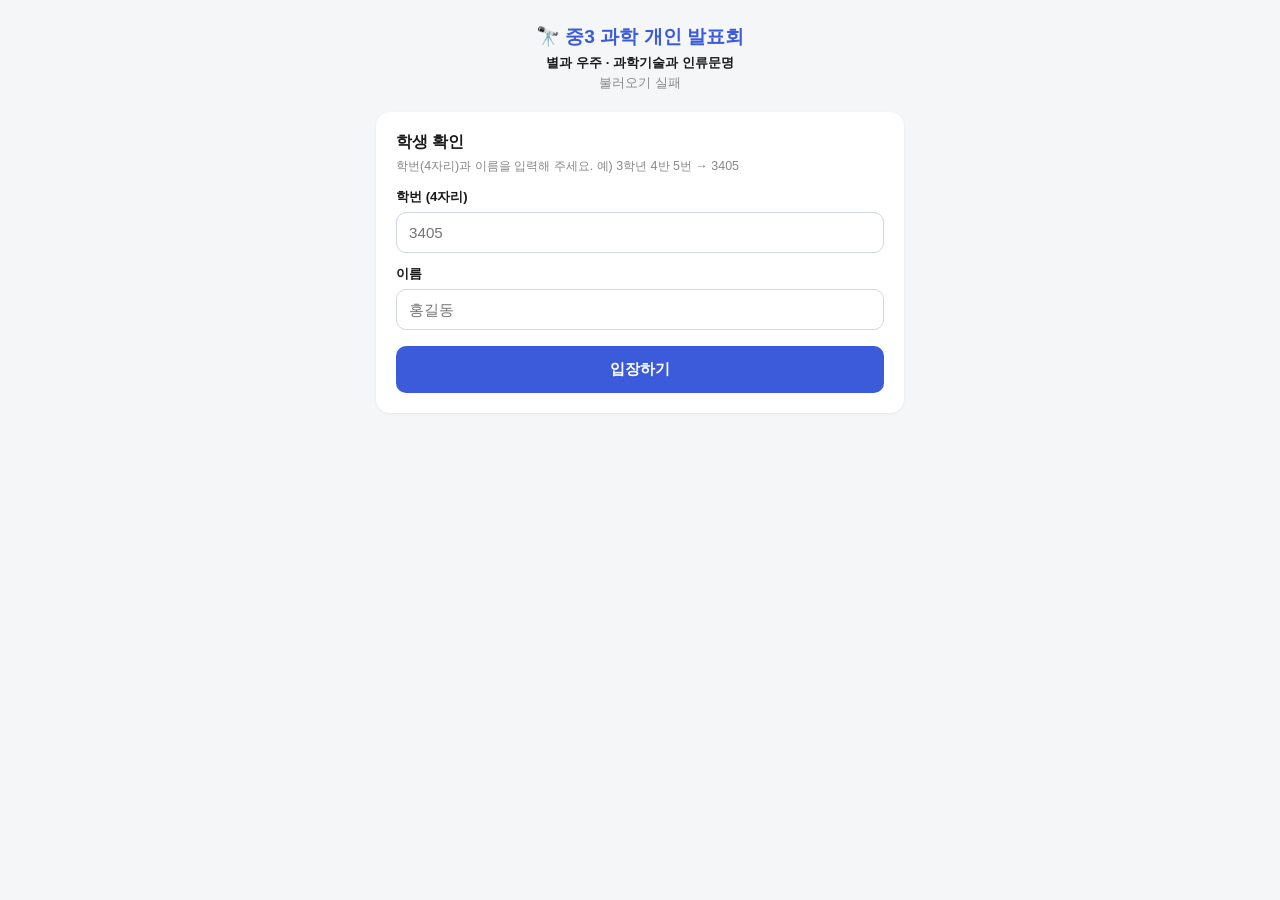
<file: peer.html>
<!DOCTYPE html>
<html lang="ko">
<head>
<meta charset="UTF-8">
<meta name="viewport" content="width=device-width, initial-scale=1.0">
<title>청취자 평가</title>
<link rel="stylesheet" href="common.css">
<link rel="stylesheet" href="pres.css?v=11">
<style>
.prog { padding: 14px 16px; }
.prog .top { display: flex; align-items: baseline; justify-content: space-between; gap: 8px; flex-wrap: wrap; }
.prog .big { font-size: 1.5rem; font-weight: 800; color: var(--accent); }
.prog .pbar { height: 10px; background: #eef1f7; border-radius: 8px; overflow: hidden; margin: 8px 0 6px; position: relative; }
.prog .pbar i { display: block; height: 100%; background: linear-gradient(90deg, #748ffc, #4c6ef5); border-radius: 8px; transition: width .3s; }
.prog .pbar b { position: absolute; top: 0; bottom: 0; width: 2px; background: rgba(0,0,0,.18); }
.steps { display: flex; gap: 4px; flex-wrap: wrap; font-size: .72rem; color: var(--text-muted); }
.steps span { background: #f2f4fa; border-radius: 6px; padding: 2px 7px; }
.steps span.on { background: var(--accent); color: #fff; font-weight: 700; }
.fcard { display: flex; gap: 12px; align-items: center; background: var(--surface); border: 2px solid transparent; border-radius: 14px; padding: 12px 14px; margin-bottom: 10px; box-shadow: 0 1px 3px rgba(0,0,0,.06); cursor: pointer; }
.fcard:active { transform: scale(.99); }
.fcard.done { border-color: #b2f2bb; background: #f4fdf5; }
.fcard .num { flex: 0 0 auto; width: 42px; height: 42px; border-radius: 50%; background: var(--accent-soft); color: var(--accent); font-weight: 800; display: flex; align-items: center; justify-content: center; font-size: .95rem; }
.fcard.done .num { background: #d3f9d8; color: #2b8a3e; }
.fcard .body { flex: 1; min-width: 0; }
.fcard .nm { font-weight: 800; font-size: 1rem; }
.fcard .tp { font-size: .8rem; color: var(--text-muted); margin-top: 2px; line-height: 1.45; }
.fcard .st { flex: 0 0 auto; font-size: .74rem; font-weight: 700; padding: 4px 9px; border-radius: 8px; background: var(--accent); color: #fff; }
.fcard.done .st { background: #2f9e44; }
/* 작성 창 */
.sheet-bg { position: fixed; inset: 0; background: rgba(0,0,0,.4); display: none; align-items: flex-end; justify-content: center; z-index: 60; }
.sheet-bg.show { display: flex; }
.sheet { background: var(--bg); width: 100%; max-width: 640px; max-height: 92vh; overflow-y: auto; border-radius: 18px 18px 0 0; padding: 16px 16px 24px; }
@media (min-width: 700px) { .sheet-bg { align-items: center; } .sheet { border-radius: 18px; } }
.sheet .shead { display: flex; align-items: center; gap: 8px; margin-bottom: 10px; }
.sheet .shead h3 { flex: 1; margin: 0; font-size: 1.05rem; }
.sheet .x { border: none; background: #eef1f7; border-radius: 10px; padding: 8px 12px; font-size: .9rem; cursor: pointer; font-family: inherit; }
.q-title { font-weight: 800; font-size: .92rem; margin: 14px 0 4px; }
.q-title small { display: block; font-weight: 400; color: var(--text-muted); font-size: .76rem; margin-top: 2px; }
.sheet textarea { min-height: 110px; }
.cnt { text-align: right; font-size: .72rem; color: var(--text-muted); }
.savenote { font-size: .76rem; color: var(--text-muted); text-align: center; margin-top: 6px; }
.rcard { background: var(--surface); border-radius: 14px; padding: 14px 16px; margin-bottom: 10px; box-shadow: 0 1px 3px rgba(0,0,0,.06); border-left: 4px solid #748ffc; }
.rcard .who { font-size: .76rem; color: var(--text-muted); font-weight: 700; margin-bottom: 6px; }
.rcard .lbl { font-size: .76rem; font-weight: 800; color: var(--accent); margin-top: 8px; }
.rcard .lbl:first-of-type { margin-top: 0; }
.rcard .tx { font-size: .9rem; line-height: 1.6; white-space: pre-wrap; word-break: break-word; }
</style>
</head>
<body>
<div class="wrap">
  <div class="header"><h1>🗣️ 청취자 평가</h1><p id="who"></p></div>
  <div id="nav" class="nav"></div>

  <div class="notice">
    친구 발표를 듣고 <b>친구 이름을 검색</b>해서 카드를 눌러 평가를 써요.<br>
    ① <b>기억에 남는 키워드와 개념</b> ② <b>발표 태도 칭찬 · 인상 깊은 장면</b>을 적으면 돼요.<br>
    <span style="color:var(--text-muted)">우리 반 친구를 몇 명이나 평가했는지가 <b>⑤ 청취자 평가 제공하기(5점)</b> 점수가 돼요.</span>
  </div>

  <div class="tabs" id="tabs"></div>

  <div id="writeArea">
    <div class="card prog" id="prog"></div>
    <input type="text" id="q" class="searchbox" placeholder="🔍 친구 이름 검색 (예: 김민)">
    <div class="count-line" id="countLine"></div>
    <div id="list"><div class="loading-state">불러오는 중...</div></div>
  </div>

  <div id="recvArea" style="display:none">
    <div class="small-note" style="margin:0 2px 10px">친구들이 내 발표를 듣고 남긴 평가예요. <b>누가 썼는지는 보이지 않아요.</b></div>
    <div id="recvList"></div>
  </div>
</div>

<div class="sheet-bg" id="sheet" onclick="if(event.target===this)closeSheet()"><div class="sheet" id="sheetBody"></div></div>
<div id="toastBox"></div>

<script src="session.js?v=13"></script>
<script>
const me = requireLogin();
const $ = id => document.getElementById(id);
let base = '', mates = [], picks = {}, mine = {}, recv = {}, query = '', cur = null, view = 'write';

function renderTabs() {
  const n = Object.keys(recv).length;
  $('tabs').innerHTML = `<button class="tab-btn ${view === 'write' ? 'active' : ''}" onclick="setView('write')">✍️ 평가 쓰기</button>` +
    `<button class="tab-btn ${view === 'recv' ? 'active' : ''}" onclick="setView('recv')">💌 내가 받은 평가 (${n})</button>`;
  $('writeArea').style.display = view === 'write' ? 'block' : 'none';
  $('recvArea').style.display = view === 'recv' ? 'block' : 'none';
}
window.setView = function (v) { view = v; renderTabs(); if (v === 'recv') renderRecv(); };
// 받은 평가: peerRecv/{받은 학번}/{쓴 학번} 에는 이름을 저장하지 않음 → 화면에서도 익명
function renderRecv() {
  const arr = Object.values(recv).filter(r => r && (r.kw || r.praise)).sort((a, b) => (b.ts || 0) - (a.ts || 0));
  $('recvList').innerHTML = arr.length ? arr.map((r, i) => `<div class="rcard"><div class="who">🙂 익명의 친구 ${arr.length - i}</div>
    <div class="lbl">🔑 기억에 남는 키워드와 개념</div><div class="tx">${esc(r.kw)}</div>
    <div class="lbl">👏 칭찬 · 인상 깊은 장면</div><div class="tx">${esc(r.praise)}</div></div>`).join('')
    : '<div class="empty-state">아직 받은 평가가 없어요.<br>발표가 끝나면 친구들의 평가가 여기에 모여요.</div>';
}

function toast(msg) { const el = document.createElement('div'); el.className = 'toast'; el.textContent = msg; $('toastBox').appendChild(el); setTimeout(() => el.remove(), 2600); }
const draftKey = to => 'sciPeerDraft_' + me.id + '_' + to;
function getDraft(to) { try { return JSON.parse(localStorage.getItem(draftKey(to)) || 'null'); } catch (e) { return null; } }
function setDraft(to, d) { try { localStorage.setItem(draftKey(to), JSON.stringify(d)); } catch (e) {} }
function delDraft(to) { try { localStorage.removeItem(draftKey(to)); } catch (e) {} }

// 청취자 평가 점수: 평가할 수 있는 친구(학급 인원 − 나) 중 몇 %를 평가했는지
function scoreOf(pct) { return pct >= 90 ? 5 : pct >= 70 ? 4 : pct >= 50 ? 3 : pct >= 30 ? 2 : 1; }

function renderProg() {
  const total = peerDenom(me.grade, me.ban, mates.length + 1), done = mates.filter(s => mine[s.id]).length;
  const pct = total ? Math.min(100, Math.round(done / total * 100)) : 0, sc = scoreOf(pct);
  const need = p => Math.ceil(total * p / 100);
  $('prog').innerHTML = `<div class="top"><div><b>내가 쓴 청취자 평가</b></div><div><span class="big">${done}</span> / ${total}명 <b style="color:var(--accent)">(${pct}%)</b></div></div>
    <div class="pbar"><i style="width:${pct}%"></i>${[30, 50, 70, 90].map(p => `<b style="left:${p}%"></b>`).join('')}</div>
    <div class="steps">${[[90, 5], [70, 4], [50, 3], [30, 2]].map(([p, s]) => `<span class="${sc === s ? 'on' : ''}">${need(p)}명↑ ${s}점</span>`).join('')}<span class="${sc === 1 ? 'on' : ''}">그 아래 1점</span></div>`;
}

function renderList() {
  const q = query.trim();
  const items = mates.filter(s => !q || s.name.includes(q) || String(s.num) === q);
  $('countLine').textContent = q ? `"${q}" 검색 결과 ${items.length}명` : `우리 반 친구 ${items.length}명`;
  $('list').innerHTML = items.length ? items.map(s => {
    const p = picks[s.id], d = !!mine[s.id];
    return `<div class="fcard ${d ? 'done' : ''}" onclick="openSheet('${s.id}')">
      <div class="num">${s.num}</div>
      <div class="body"><div class="nm">${esc(s.name)}</div><div class="tp">${p ? esc(p.topic) : '(주제 미정)'}</div></div>
      <div class="st">${d ? '✅ 작성함' : '평가 쓰기'}</div></div>`;
  }).join('') : '<div class="empty-state">이름이 맞는 친구가 없어요.</div>';
}

window.openSheet = function (to) {
  const s = mates.find(x => x.id === to); if (!s) return;
  cur = s;
  const saved = mine[to] || {}, dr = getDraft(to);
  const useDraft = dr && (!saved.ts || dr.t > saved.ts);
  const kw = useDraft ? dr.kw : (saved.kw || ''), pr = useDraft ? dr.praise : (saved.praise || '');
  const p = picks[to];
  $('sheetBody').innerHTML = `<div class="shead"><h3>${s.num}번 ${esc(s.name)} 발표 평가</h3><button class="x" onclick="closeSheet()">닫기</button></div>
    ${p ? `<div class="topic-card" style="padding:12px 14px;margin:0"><div class="tc-top"><span class="tag ${p.unit === '별과 우주' ? 'a' : 'b'}">${esc(p.unit)}</span></div><div class="tc-topic" style="font-size:.92rem">${esc(p.topic)}</div></div>` : ''}
    <div class="q-title">1. 기억에 남는 키워드와 개념<small>발표에서 새로 알게 됐거나 기억에 남는 낱말·개념을 쓰고, 무슨 뜻인지 간단히 적어요.</small></div>
    <textarea id="fKw" maxlength="600" placeholder="예) 연주 시차 — 지구가 공전하면서 가까운 별이 조금씩 움직여 보이는 현상. 이걸로 별까지 거리를 잴 수 있다는 게 신기했다.">${esc(kw)}</textarea>
    <div class="cnt" id="cKw"></div>
    <div class="q-title">2. 발표 태도 칭찬 · 인상 깊은 장면<small>친구의 발표에서 좋았던 점을 구체적으로 칭찬해 주세요. (목소리, 눈 맞춤, 자료, 예시, 질문 등)</small></div>
    <textarea id="fPr" maxlength="600" placeholder="예) 대본을 거의 안 보고 청중을 보며 말해서 집중이 잘 됐다. 별 사진을 크게 띄워 비교해 준 장면이 인상 깊었다.">${esc(pr)}</textarea>
    <div class="cnt" id="cPr"></div>
    <div class="error-msg" id="fErr"></div>
    <button class="btn" id="fBtn" onclick="submitPeer()">${saved.ts ? '수정해서 저장' : '평가 저장하기'}</button>
    <div class="savenote" id="fNote">${saved.ts ? '저장한 평가예요. 고치고 다시 저장할 수 있어요.' : '쓰는 내용은 이 기기에 임시 보관돼요.'}</div>`;
  $('sheet').classList.add('show');
  const upd = () => {
    $('cKw').textContent = $('fKw').value.trim().length + '자'; $('cPr').textContent = $('fPr').value.trim().length + '자';
    setDraft(to, { kw: $('fKw').value, praise: $('fPr').value, t: Date.now() });
  };
  $('fKw').addEventListener('input', upd); $('fPr').addEventListener('input', upd);
  $('cKw').textContent = kw.trim().length + '자'; $('cPr').textContent = pr.trim().length + '자';
  if (useDraft && saved.ts) $('fNote').textContent = '✏️ 저장 안 한 고친 내용을 불러왔어요. 저장을 눌러 주세요.';
};
window.closeSheet = function () { $('sheet').classList.remove('show'); cur = null; };

window.submitPeer = async function () {
  if (!cur) return;
  const kw = $('fKw').value.trim(), praise = $('fPr').value.trim(), err = $('fErr');
  const fail = m => { err.textContent = m; err.classList.add('show'); };
  err.classList.remove('show');
  if (kw.length < 5) return fail('1번 기억에 남는 키워드와 개념을 조금 더 써 주세요. (5자 이상)');
  if (praise.length < 10) return fail('2번 칭찬 · 인상 깊은 장면을 조금 더 구체적으로 써 주세요. (10자 이상)');
  const to = cur;
  const rec = { from: me.id, fromName: me.name, fromNum: me.num, to: to.id, toName: to.name, toNum: to.num, grade: me.grade, ban: me.ban, kw, praise, ts: Date.now() };
  if (mine[to.id] && mine[to.id].createdAt) rec.createdAt = mine[to.id].createdAt; else rec.createdAt = rec.ts;
  const btn = $('fBtn'); btn.disabled = true; btn.textContent = '저장 중...';
  try {
    await Promise.all([
      dbPut(base + '/peer/' + me.id + '/' + to.id, rec),
      dbPut(base + '/peerRecv/' + to.id + '/' + me.id, { kw, praise, ts: rec.ts })
    ]);
    mine[to.id] = rec; delDraft(to.id);
    closeSheet(); renderProg(); renderList();
    toast(`✅ ${to.name} 친구 평가를 저장했어요!`);
  } catch (e) { btn.disabled = false; btn.textContent = '다시 저장하기'; fail('저장에 실패했어요. 인터넷을 확인하고 다시 눌러 주세요. (쓴 내용은 남아 있어요)'); }
};

$('q').addEventListener('input', e => { query = e.target.value; renderList(); });

(async function init() {
  if (!me) return;
  $('who').textContent = whoLabel(me); renderNav('peer');
  if (me.isTeacher) {
    $('prog').style.display = 'none'; $('q').style.display = 'none';
    $('list').innerHTML = '<div class="empty-state">교사 계정은 청취자 평가를 쓰지 않아요.<br>학생들이 쓴 평가는 <a href="teacher.html">교사용 채점 페이지</a>에서 볼 수 있어요.</div>';
    return;
  }
  try {
    const cfg = await getCfg(); base = await basePath();
    const [r, p, m, rv] = await Promise.all([dbGet('years/' + cfg.year + '/students'), dbGet(base + '/picks'), dbGet(base + '/peer/' + me.id), dbGet(base + '/peerRecv/' + me.id).catch(() => null)]);
    recv = rv || {};
    mates = rosterOf(r)
      .filter(s => s.id !== me.id && String(s.grade) === String(me.grade) && String(s.ban) === String(me.ban))
      .sort((a, b) => a.num - b.num);
    picks = p || {}; mine = m || {};
  } catch (e) { $('list').innerHTML = '<div class="empty-state">불러오지 못했어요. 새로고침해 주세요.</div>'; return; }
  if (new URLSearchParams(location.search).get('view') === 'recv') view = 'recv';
  renderTabs(); renderProg(); renderList(); if (view === 'recv') renderRecv();
})();
</script>
</body>
</html>
</file>
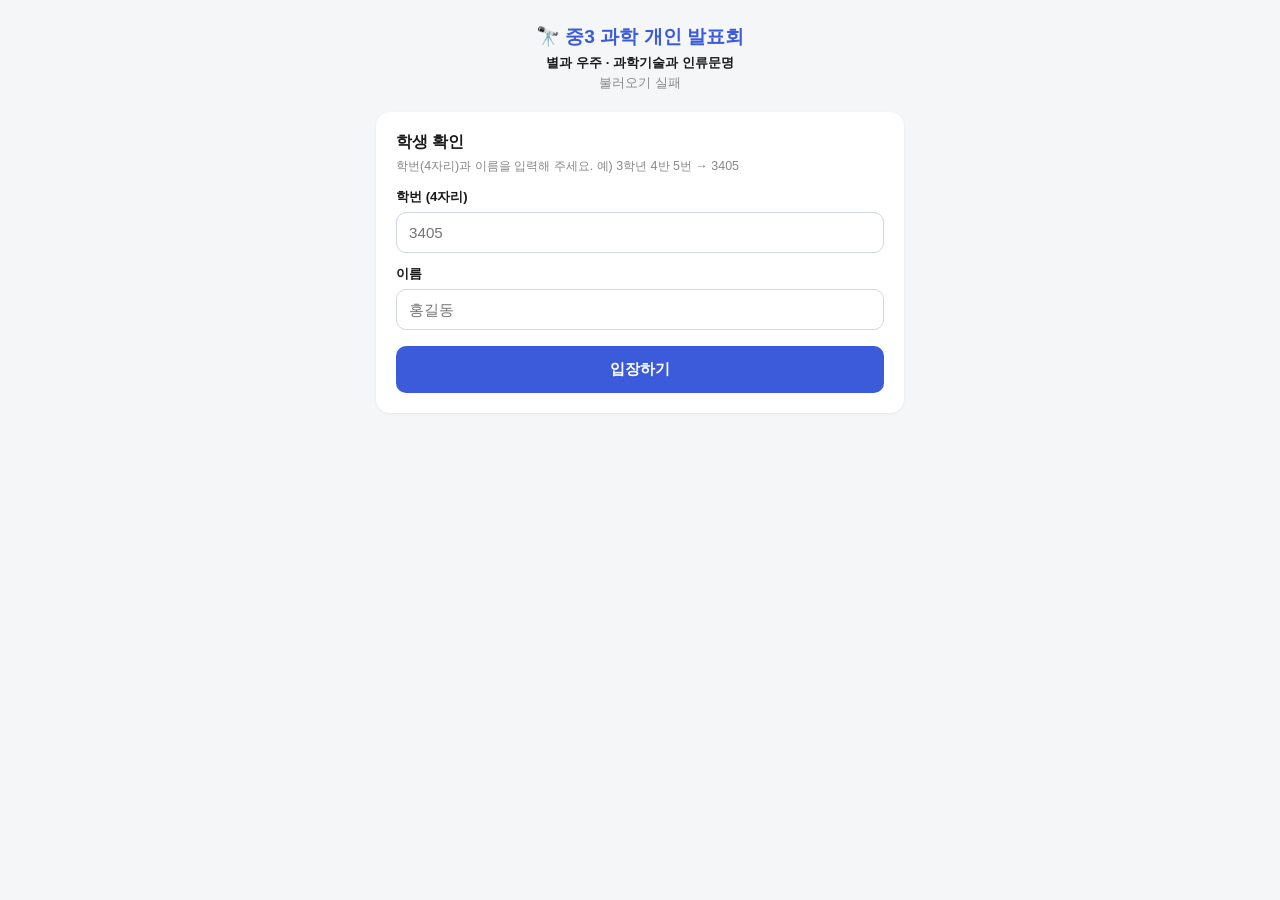
<file: pick.html>
<!DOCTYPE html>
<html lang="ko">
<head>
<meta charset="UTF-8">
<meta name="viewport" content="width=device-width, initial-scale=1.0">
<title>발표 주제 고르기</title>
<link rel="stylesheet" href="common.css">
<link rel="stylesheet" href="pres.css?v=11">
</head>
<body>
<div class="wrap">
  <div class="header"><h1>📌 발표 주제 고르기</h1><p id="who"></p></div>
  <div id="nav" class="nav"></div>

  <div class="notice">
    💡 같은 반 친구와 주제가 <b>겹쳐도 일단 선택할 수 있어요.</b> 겹친 경우에는 <b>월요일에 가위바위보</b>로 정해서 다시 배정해요.<br>
    마음에 드는 주제가 없다면 <b>✏️ 직접 작성</b>에서 나만의 주제를 만들 수 있어요.
  </div>

  <div id="mine"></div>

  <div class="tabs" id="tabs"></div>

  <div id="listArea">
    <input type="text" id="q" class="searchbox" placeholder="🔍 키워드나 주제로 검색 (예: 블랙홀, AI)">
    <div class="count-line" id="countLine"></div>
    <div class="small-note" style="margin:-4px 2px 10px"><span class="taken-ribbon" style="font-size:.66rem">🙋 선택됨</span> 표시가 있는 주제는 같은 반 친구가 이미 고른 주제예요.</div>
    <div id="list"><div class="loading-state">불러오는 중...</div></div>
  </div>

  <div id="customArea" style="display:none">
    <div class="card">
      <h2>✏️ 내가 직접 정한 주제</h2>
      <p class="hint">「별과 우주」에서 배운 내용이나 관심 있는 내용, 또는 「과학기술과 인류문명」에서 소개하고 싶은 기술·발명품이면 돼요.</p>
      <label class="field-label">관련 단원</label>
      <div class="dc-choices" id="cUnit">
        <label class="dc-choice"><input type="radio" name="cu" value="별과 우주"> 별과 우주</label>
        <label class="dc-choice"><input type="radio" name="cu" value="과학기술과 인류문명"> 과학기술과 인류문명</label>
      </div>
      <label class="field-label" for="cKw">키워드 (쉼표로 구분, 1~3개)</label>
      <input type="text" id="cKw" maxlength="40" placeholder="예) 블랙홀, 사건의 지평선">
      <label class="field-label" for="cTopic">주제 (문장으로)</label>
      <textarea id="cTopic" maxlength="150" placeholder="예) 빛조차 빠져나오지 못하는 블랙홀을 우리는 어떻게 관측할까?"></textarea>
      <div class="small-note">주제는 “~이다.” 또는 “~할까?” 처럼 <b>하나의 문장</b>으로 써 보세요.</div>
      <div class="error-msg" id="cErr"></div>
      <button class="btn" id="cBtn" onclick="saveCustom()">이 주제로 등록하기</button>
    </div>
  </div>
</div>
<div id="toastBox"></div>

<script src="topics.js?v=1"></script>
<script src="session.js?v=13"></script>
<script>
const me = requireLogin();
if (me && me.isTeacher) { alert('교사 계정은 주제를 선택하지 않아요. 전체 현황으로 이동합니다.'); location.href = 'board.html'; }

const FILTERS = [['all', '전체'], ['별과 우주', '별과 우주'], ['과학기술과 인류문명', '과학기술과 인류문명'], ['custom', '✏️ 직접 작성']];
let filter = 'all', query = '', picks = {}, base = '', cand = null;

function toast(msg) {
  const el = document.createElement('div'); el.className = 'toast'; el.textContent = msg;
  document.getElementById('toastBox').appendChild(el); setTimeout(() => el.remove(), 2600);
}

function sameClass(p) { return p && String(p.grade) === String(me.grade) && String(p.ban) === String(me.ban); }
function classByTopic() {
  const m = {};
  Object.values(picks).forEach(p => { if (p && p.no && sameClass(p)) (m[p.no] = m[p.no] || []).push(p); });
  return m;
}

async function loadPicks() { picks = (await dbGet(base + '/picks')) || {}; }

function renderTabs() {
  document.getElementById('tabs').innerHTML = FILTERS.map(f =>
    `<button class="tab-btn ${filter === f[0] ? 'active' : ''}" onclick="setFilter('${f[0]}')">${f[1]}</button>`).join('');
  document.getElementById('listArea').style.display = filter === 'custom' ? 'none' : 'block';
  document.getElementById('customArea').style.display = filter === 'custom' ? 'block' : 'none';
}
window.setFilter = function (f) { filter = f; renderTabs(); if (f !== 'custom') renderList(); else fillCustom(); };

function renderMine() {
  const p = picks[me.id], box = document.getElementById('mine');
  if (!p && cand) { box.innerHTML = restoreCardHtml(cand, 'doRestore()'); return; }
  if (!p) { box.innerHTML = '<div class="card" style="padding:14px 16px"><b style="font-size:.9rem">아직 주제를 고르지 않았어요.</b></div>'; return; }
  const dups = Object.values(picks).filter(o => o && o.id !== me.id && sameClass(o) && p.no && o.no === p.no);
  box.innerHTML = `<div class="card topic-card mine" style="padding:16px">
    <div class="tc-top"><span class="mine-badge" style="margin:0">✅ 내가 고른 주제</span>
      <span class="tag ${p.unit === '별과 우주' ? 'a' : 'b'}">${esc(p.unit)}</span>
      ${p.kind === 'custom' ? '<span class="tag" style="background:#f3e8ff;color:#7b2cbf">직접 작성</span>' : ''}</div>
    <div class="chips">${String(p.kw).split(',').map(k => '<span class="chip">' + esc(k.trim()) + '</span>').join('')}</div>
    <div class="tc-topic">${esc(p.topic)}</div>
    ${dups.length ? `<div class="dup">⚠️ 같은 반 <b>${dups.map(d => esc(d.name)).join(', ')}</b> 학생도 이 주제를 골랐어요. <b>월요일에 가위바위보</b>로 정해요!</div>` : ''}
    <div style="display:flex;gap:8px;margin-top:10px">
      <a class="btn small" style="text-decoration:none;flex:1;text-align:center;padding:10px" href="my.html">📝 대본 쓰러 가기</a>
      <button class="btn small danger-outline" style="padding:10px 14px" onclick="cancelPick()">선택 취소</button>
    </div></div>`;
}

function renderList() {
  const byT = classByTopic(), q = query.trim().toLowerCase();
  const items = TOPICS.filter(t => (filter === 'all' || t.unit === filter) && (!q || (t.kw + ' ' + t.topic).toLowerCase().includes(q)));
  document.getElementById('countLine').textContent = `${items.length}개 주제`;
  document.getElementById('list').innerHTML = items.length ? items.map(t => {
    const mineNow = picks[me.id] && picks[me.id].no === t.no;
    const others = (byT[t.no] || []).filter(p => p.id !== me.id);
    return `<div class="topic-card ${mineNow ? 'mine' : others.length ? 'taken' : ''}">
      <div class="tc-top"><span class="tc-no">#${t.no}</span><span class="tag ${t.unit === '별과 우주' ? 'a' : 'b'}">${esc(t.unit)}</span>${others.length ? '<span class="taken-ribbon">🙋 ' + (others.length > 1 ? others.length + '명' : '1명') + ' 선택됨</span>' : ''}</div>
      <div class="tc-topic">${esc(t.topic)}</div>
      <div class="chips">${t.kw.split(',').map(k => '<span class="chip">' + esc(k.trim()) + '</span>').join('')}</div>
      ${others.length ? `<div class="dup">⚠️ 우리 반 <b>${others.map(o => esc(o.name)).join(', ')}</b> 학생이 이미 선택했어요. 겹치면 월요일에 가위바위보!</div>` : ''}
      ${mineNow ? '<div class="mine-badge">✅ 내가 선택한 주제</div>' : `<button class="pick-btn" onclick="choose(${t.no})">이 주제 선택</button>`}
    </div>`;
  }).join('') : '<div class="empty-state">검색 결과가 없어요.</div>';
}

window.choose = async function (no) {
  const t = TOPICS[no - 1];
  try { await loadPicks(); } catch (e) {}
  const others = (classByTopic()[no] || []).filter(p => p.id !== me.id);
  let msg = `「${t.topic}」\n\n이 주제를 선택할까요?`;
  if (others.length) msg = `우리 반 ${others.map(o => o.name).join(', ')} 학생이 이미 고른 주제예요.\n겹쳐도 선택할 수 있지만 월요일에 가위바위보로 다시 정해요.\n\n그래도 선택할까요?`;
  if (picks[me.id]) msg += '\n\n(지금 고른 주제는 바뀌어요. 써 둔 대본은 그대로 남아요.)';
  if (!confirm(msg)) return;
  await savePick({ kind: 'preset', no: t.no, unit: t.unit, kw: t.kw, topic: t.topic });
};

async function savePick(p) {
  const rec = Object.assign({ id: me.id, grade: me.grade, ban: me.ban, num: me.num, name: me.name, ts: Date.now() }, p);
  try {
    await dbPut(base + '/picks/' + me.id, rec);
    picks[me.id] = rec; cand = null;
    await logPick(base, me.id, rec);
    await loadPicks().catch(() => {});
    renderMine(); renderList();
    toast('✅ 주제가 등록됐어요!');
    window.scrollTo({ top: 0, behavior: 'smooth' });
    return true;
  } catch (e) { alert(e.message); return false; }
}

window.cancelPick = async function () {
  if (!confirm('주제 선택을 취소할까요? (써 둔 대본은 남아요)')) return;
  try { await dbDel(base + '/picks/' + me.id); delete picks[me.id]; cand = null; await logPickCancel(base, me.id, 'student'); renderMine(); renderList(); toast('선택을 취소했어요.'); }
  catch (e) { alert(e.message); }
};

window.doRestore = async function () {
  if (!cand) return;
  const btn = document.getElementById('restoreBtn'); if (btn) btn.disabled = true;
  try {
    picks[me.id] = await restorePick(base, me, cand); cand = null;
    await loadPicks().catch(() => {});
    renderMine(); renderList(); toast('✅ 주제를 복원했어요!');
  } catch (e) { alert(e.message); if (btn) btn.disabled = false; }
};

function fillCustom() {
  const p = picks[me.id];
  if (p && p.kind === 'custom' && !document.getElementById('cTopic').value) {
    document.getElementById('cKw').value = p.kw; document.getElementById('cTopic').value = p.topic;
    const r = document.querySelector(`input[name=cu][value="${p.unit}"]`); if (r) r.checked = true;
  }
}

window.saveCustom = async function () {
  const unit = (document.querySelector('input[name=cu]:checked') || {}).value;
  const kw = document.getElementById('cKw').value.split(',').map(s => s.trim()).filter(Boolean).join(', ');
  const topic = document.getElementById('cTopic').value.trim().replace(/\s+/g, ' ');
  const err = document.getElementById('cErr');
  const fail = m => { err.textContent = m; err.classList.add('show'); };
  err.classList.remove('show');
  if (!unit) return fail('관련 단원을 선택해 주세요.');
  if (!kw) return fail('키워드를 입력해 주세요.');
  if (topic.length < 10) return fail('주제를 문장으로 조금 더 자세히 써 주세요. (10자 이상)');
  if (picks[me.id] && !confirm('지금 고른 주제가 이 주제로 바뀌어요. 계속할까요?')) return;
  const btn = document.getElementById('cBtn'); btn.disabled = true;
  const ok = await savePick({ kind: 'custom', no: null, unit, kw, topic });
  btn.disabled = false;
  if (ok) { filter = 'all'; renderTabs(); renderList(); }
};

document.getElementById('q').addEventListener('input', e => { query = e.target.value; renderList(); });

(async function init() {
  document.getElementById('who').textContent = whoLabel(me);
  renderNav('pick'); renderTabs();
  try { base = await basePath(); await loadPicks(); } catch (e) {
    document.getElementById('list').innerHTML = '<div class="empty-state">불러오지 못했어요. 새로고침해 주세요.</div>'; return;
  }
  if (!picks[me.id]) {
    try {
      const [log, sc] = await Promise.all([dbGet(base + '/picksLog/' + me.id), dbGet(base + '/scripts/' + me.id)]);
      cand = pickCandidate(log, sc);
    } catch (e) {}
  }
  renderMine(); renderList();
})();
</script>
</body>
</html>
</file>
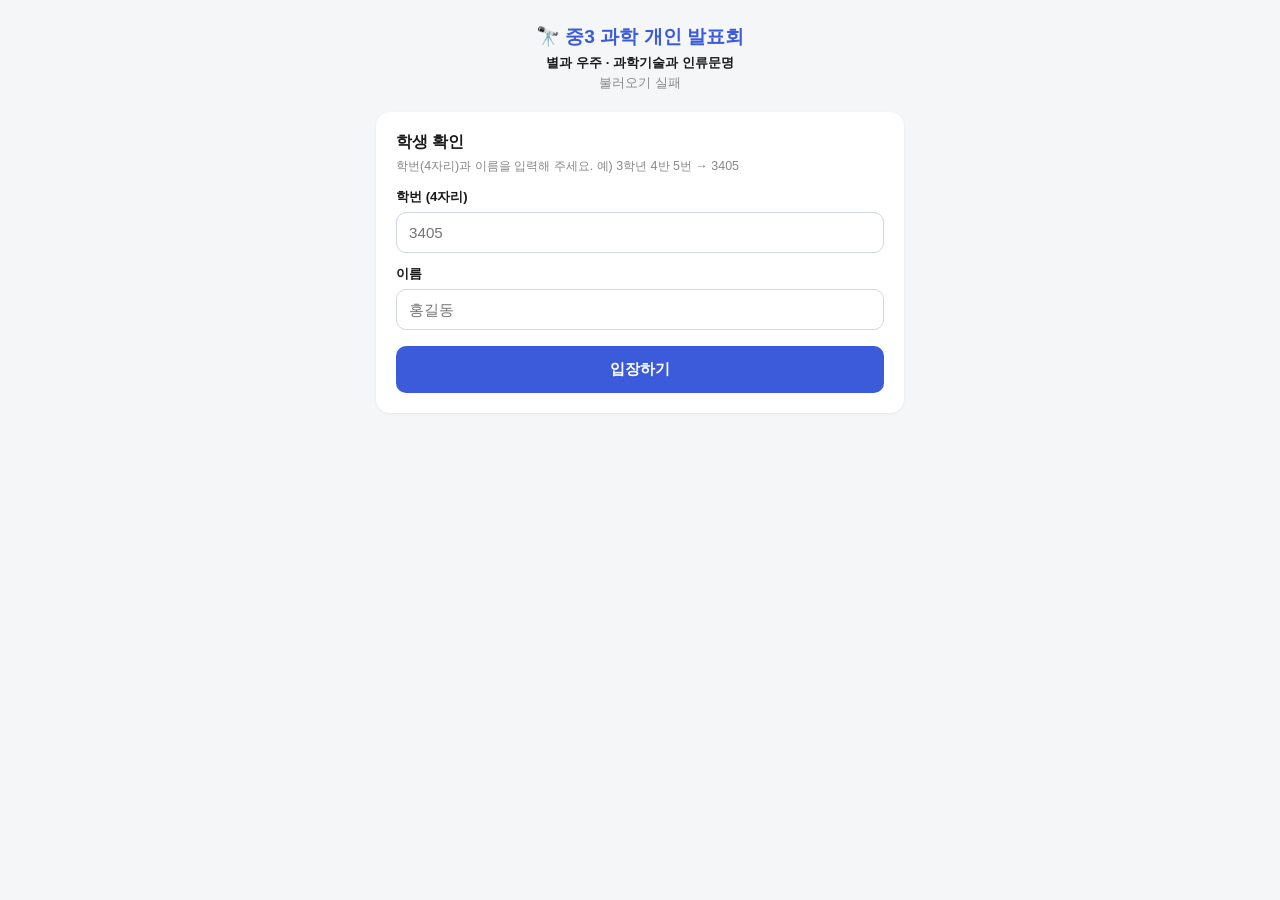
<file: rubric.html>
<!DOCTYPE html>
<html lang="ko">
<head>
<meta charset="UTF-8">
<meta name="viewport" content="width=device-width, initial-scale=1.0">
<title>평가기준</title>
<link rel="stylesheet" href="common.css">
<link rel="stylesheet" href="pres.css?v=11">
</head>
<body>
<div class="wrap">
  <div class="header"><h1>📋 평가기준</h1><p id="who"></p></div>
  <div id="nav" class="nav"></div>

  <div class="card">
    <h2>🎤 우주와 문명 페임랩 발표 (20점)</h2>
    <p class="hint">2026학년도 2학기 3학년 과학 수행평가 · 「별과 우주」 「과학기술과 인류 문명」 단원 · 구술·발표, 동료평가</p>
    <table class="rubric wide">
      <tr><th>평가 요소</th><th style="width:44px">배점</th><th style="width:56px;white-space:nowrap">최하점</th></tr>
      <tr><td><b>① 발표 준비하기</b><br><span class="wh">사이트에 작성</span></td><td class="sc">5</td><td class="sc" style="color:#c26a00">1</td></tr>
      <tr><td><b>② 과학적 의사소통하기</b><br><span class="wh">발표 때</span></td><td class="sc">2</td><td class="sc" style="color:#c26a00">1</td></tr>
      <tr><td><b>③ 발표하기</b><br><span class="wh">설명 전략 2 + 개념 전달 2 + 시간 관리 2 · 발표 때</span></td><td class="sc">6</td><td class="sc" style="color:#c26a00">1</td></tr>
      <tr><td><b>④ 지식 내재화하기</b><br><span class="wh">발표 때</span></td><td class="sc">2</td><td class="sc" style="color:#c26a00">1</td></tr>
      <tr><td><b>⑤ 청취자 평가 제공하기</b><br><span class="wh">발표 당일</span></td><td class="sc">5</td><td class="sc" style="color:#c26a00">1</td></tr>
      <tr><td style="text-align:right"><b>합계</b></td><td class="sc"><b>20</b></td><td class="sc" style="color:#c26a00"><b>5</b></td></tr>
    </table>
  </div>

  <div class="card">
    <h2>① 발표 준비하기 (5점)</h2>
    <p class="hint">「내 발표」 탭에서 작성해요.</p>
    <table class="rubric">
      <tr><th>항목</th><th>기준</th><th style="width:44px">배점</th></tr>
      <tr><td><b>발표 주제 선정</b></td><td>발표 주제를 정하고, <b>그 주제를 선정한 이유</b>를 간단히 작성함</td><td class="sc">1</td></tr>
      <tr><td><b>발표 대본 준비</b></td><td>발표할 내용을 <b>대본</b>으로 준비함</td><td class="sc">2</td></tr>
      <tr><td><b>자료 출처 작성</b></td><td>발표에 사용한 <b>자료의 출처</b>를 작성함<br>
        <b>AI를 활용했다면</b> AI에게 <b>물어본 내용</b>을 적고, 그중 <b>어떤 것을 발표에 활용했는지</b> 적음</td><td class="sc">2</td></tr>
    </table>
    <div class="small-note">※ 준비하기의 <b>최하점은 1점</b>이에요.</div>
  </div>

  <div class="card">
    <h2>② 과학적 의사소통하기 (2점)</h2>
    <p class="hint">발표 때 평가해요.</p>
    <table class="rubric">
      <tr><th style="width:44px">점수</th><th>기준</th></tr>
      <tr><td class="sc">2</td><td>핵심 개념을 <b>과학적 오류 없이 정확하게</b> 전달하며, 전문 용어를 맥락에 맞게 적절히 사용함</td></tr>
      <tr><td class="sc">1</td><td>핵심 개념을 대체로 정확하게 설명하나, 일부 용어 선택이나 세부 설명에서 보완이 필요함</td></tr>
    </table>
    <div class="small-note">※ 최하점은 1점이에요.</div>
  </div>

  <div class="card">
    <h2>③ 발표하기 (6점)</h2>
    <p class="hint">발표 때 평가해요.</p>
    <table class="rubric">
      <tr><th>항목</th><th>기준</th><th style="width:44px">배점</th></tr>
      <tr><td><b>설명 전략</b></td><td>발표 자료(캔바)의 <b>가독성, 시인성, 사진 및 정보 배치</b> 등이 청중의 이해를 돕도록 구성됨</td><td class="sc">2</td></tr>
      <tr><td><b>과학적 개념<br>효과적으로 전달하기</b></td><td>
        <b>2점</b> 목소리의 성량, 말하기 속도, 시선 처리 및 적절한 몸짓 등 비언어적 표현을 능숙하게 활용하여 청중의 몰입을 이끌어내고 설득력 있게 전달함<br>
        <b>1점</b> 청중을 향해 차분하고 명확하게 내용을 전달하나, 비언어적 표현이 일부 미흡함<br>
        <b>0점</b> 발표 내용이 전달되기 어려울 정도로 음성이 작거나 청중과의 상호작용(시선 처리 등)이 전혀 없음</td><td class="sc">2</td></tr>
      <tr><td><b>전략적으로<br>시간 관리하기</b></td><td>발표 시간이 <b>2분 30초 ~ 4분 사이</b>가 되도록 조절함<br><span style="color:var(--text-muted)">(대본을 3분 안팎으로 준비하면 알맞아요. 「내 발표」 탭의 글자수 안내를 참고하세요.)</span></td><td class="sc">2</td></tr>
    </table>
    <div class="small-note">※ <b>최하점</b>: 설명 전략 <b>0점</b> · 과학적 개념 효과적으로 전달하기 <b>0점</b> · 시간 관리하기 <b>1점</b></div>
  </div>

  <div class="card">
    <h2>④ 지식 내재화하기 (2점)</h2>
    <p class="hint">발표 때 평가해요.</p>
    <table class="rubric">
      <tr><th style="width:44px">점수</th><th>기준</th></tr>
      <tr><td class="sc">2</td><td><b>대본을 보지 않고</b> 발표함</td></tr>
      <tr><td class="sc">1</td><td>대본을 보며 발표함</td></tr>
    </table>
    <div class="small-note">※ 최하점은 1점이에요.</div>
  </div>

  <div class="card">
    <h2>⑤ 청취자 평가 제공하기 (5점)</h2>
    <p class="hint">발표 당일, 친구들의 발표를 듣고 <b>🗣️ 청취자 평가</b> 탭에서 동료평가를 얼마나 작성했는지로 평가해요.</p>
    <table class="rubric">
      <tr><th>동료평가 작성 비율<br>(나를 뺀 학급 인원 기준)</th><th style="width:44px">점수</th></tr>
      <tr><td><b>90% 이상</b></td><td class="sc">5</td></tr>
      <tr><td><b>70% 이상</b></td><td class="sc">4</td></tr>
      <tr><td><b>50% 이상</b></td><td class="sc">3</td></tr>
      <tr><td><b>30% 이상</b></td><td class="sc">2</td></tr>
      <tr><td><b>30% 미만</b></td><td class="sc">1</td></tr>
    </table>
    <div class="small-note">친구 발표를 집중해서 듣고, 좋았던 점과 보완할 점을 구체적으로 써 주세요.</div>
  </div>
</div>

<script src="session.js?v=13"></script>
<script>
const me = requireLogin();
if (me) { document.getElementById('who').textContent = whoLabel(me); renderNav('rubric'); }
</script>
</body>
</html>
</file>
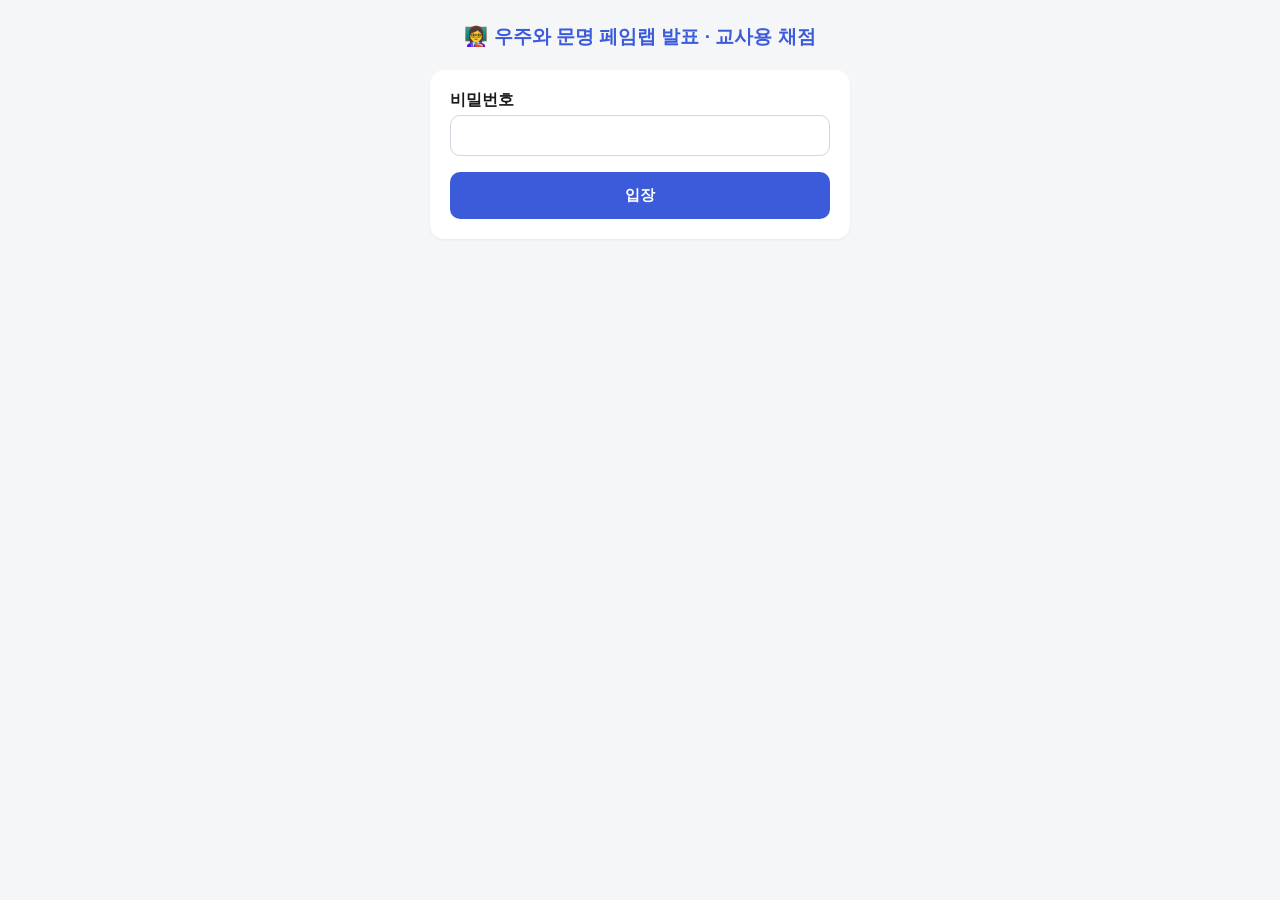
<file: teacher.html>
<!DOCTYPE html>
<html lang="ko">
<head>
<meta charset="UTF-8">
<meta name="viewport" content="width=device-width, initial-scale=1.0">
<title>교사용 채점 — 우주와 문명 페임랩 발표</title>
<link rel="stylesheet" href="common.css">
<link rel="stylesheet" href="pres.css?v=11">
<style>
.wrap { max-width: 1400px; }
.step { display: none; } .step.active { display: block; }
.toolbar { display: flex; gap: 8px; flex-wrap: wrap; align-items: center; margin-bottom: 12px; }
.toolbar select { padding: 9px; border-radius: 10px; border: 1.5px solid var(--accent); font-family: inherit; font-size: 0.9rem; }
.toolbar .btn { width: auto; margin: 0; }
.grid-wrap { overflow-x: auto; background: var(--surface); border-radius: 14px; box-shadow: 0 1px 3px rgba(0,0,0,0.06); }
table.grid { border-collapse: collapse; width: 100%; font-size: 0.8rem; }
.grid th, .grid td { border-bottom: 1px solid #eef1f7; padding: 7px 8px; text-align: center; white-space: nowrap; }
.grid th { background: #f2f4fa; position: sticky; top: 0; font-size: 0.74rem; }
.grid th small { display: block; font-weight: 400; color: var(--text-muted); }
.grid th.grp { background: #e7ecff; color: var(--accent); }
.grid td.name { text-align: left; font-weight: 600; }
.grid td.topic { text-align: left; white-space: normal; min-width: 180px; max-width: 280px; font-size: .76rem; line-height: 1.45; }
.grid tr.stu { cursor: pointer; }
.grid tr.stu:hover td { background: #f6f8ff; }
.grid td.sc { font-weight: 700; }
.grid td.sc.empty { color: #ccc; font-weight: 400; }
.grid td.total { font-weight: 800; color: var(--accent); }
.grid td.total.part { color: #adb5bd; font-weight: 600; }
.grid td.memo { text-align: left; max-width: 160px; overflow: hidden; text-overflow: ellipsis; color: var(--text-muted); }
.grid tr.sum td { background: #f8f9fc; font-weight: 700; }
.grid td.sep, .grid th.sep { border-left: 2px solid #dfe5f5; }
.n-none { color: #ccc; } .n-short { color: #e8590c; font-weight: 700; } .n-ok { color: #2f9e44; font-weight: 700; } .n-long { color: #c92a2a; font-weight: 700; }
.bar { display: inline-block; vertical-align: middle; width: 80px; height: 9px; background: #eef1f7; border-radius: 6px; margin-right: 6px; position: relative; overflow: hidden; }
.bar i { display: block; height: 100%; border-radius: 6px; }
.bar b { position: absolute; top: 0; bottom: 0; width: 2px; background: rgba(0,0,0,.25); }
.ok-dot { color: #2f9e44; font-weight: 800; text-decoration: none; } .no-dot { color: #ddd; }
.legend { font-size: .74rem; color: var(--text-muted); margin: 8px 2px 14px; line-height: 1.7; }
.mini { padding: 5px 10px; border-radius: 8px; border: none; background: var(--accent-soft); color: var(--accent); font-weight: 700; font-size: .76rem; cursor: pointer; font-family: inherit; }
.mini.danger { background: #fdecea; color: var(--danger); }
.gbadge { font-size: .68rem; padding: 1px 8px; border-radius: 6px; font-weight: 700; }
/* 채점 모달 (cell-genetics 채점 페이지와 같은 구성) */
.modal-bg { position: fixed; inset: 0; background: rgba(0,0,0,0.35); display: none; align-items: flex-start; justify-content: center; padding: 20px 10px; overflow-y: auto; z-index: 50; }
.modal-bg.show { display: flex; }
.modal { background: var(--bg); border-radius: 14px; padding: 14px; max-width: 1050px; width: 100%; }
.mhead { display: flex; align-items: center; gap: 8px; flex-wrap: wrap; margin-bottom: 10px; position: sticky; top: -20px; background: var(--bg); padding: 6px 0; z-index: 2; }
.mhead h3 { margin: 0; flex: 1; font-size: 1rem; }
.mhead .btn { width: auto; margin: 0; padding: 8px 12px; }
.sec { background: var(--surface); border-radius: 12px; padding: 12px 14px; margin-bottom: 12px; box-shadow: 0 1px 3px rgba(0,0,0,0.06); }
.sec h4 { margin: 0 0 8px; font-size: 0.92rem; color: var(--accent); display: flex; align-items: center; gap: 8px; flex-wrap: wrap; }
.crit { display: grid; grid-template-columns: minmax(0, 1.4fr) minmax(0, 1fr); gap: 12px; border-top: 1px dashed #dde3ea; padding-top: 10px; margin-top: 10px; }
.crit:first-of-type { border-top: none; margin-top: 0; padding-top: 0; }
@media (max-width: 760px) { .crit { grid-template-columns: 1fr; } }
.ans b { display: block; font-size: 0.74rem; color: var(--accent); margin-top: 6px; }
.ans b:first-child { margin-top: 0; }
.ans div { white-space: pre-wrap; word-break: break-word; font-size: 0.86rem; line-height: 1.6; }
.ans .none { color: #bbb; }
.ans .scroll { max-height: 320px; overflow-y: auto; background: #fafbfe; border-radius: 8px; padding: 6px 8px; }
.ans .dayonly { color: var(--text-muted); font-size: .8rem; background: #f8f9fc; border-radius: 8px; padding: 8px 10px; }
.scorebox .ttl { font-weight: 700; font-size: 0.84rem; margin-bottom: 6px; }
.pts { display: flex; gap: 5px; flex-wrap: wrap; margin-bottom: 6px; }
.pts button { min-width: 36px; padding: 7px 8px; border: 1.5px solid var(--border); background: var(--surface); border-radius: 8px; font-size: 0.86rem; font-weight: 700; cursor: pointer; font-family: inherit; }
.pts button.on { background: var(--accent); border-color: var(--accent); color: #fff; }
.pts button.clear { min-width: 0; color: var(--text-muted); font-weight: 400; font-size: 0.74rem; }
.rub { font-size: 0.74rem; line-height: 1.5; color: #555; }
.rub div { margin: 2px 0; }
.rub i { font-style: normal; font-weight: 700; color: var(--accent); }
.sugg { font-size: .74rem; background: #fff9db; color: #6b5800; border-radius: 8px; padding: 4px 8px; margin-bottom: 6px; display: inline-block; }
.subtot { font-size: .82rem; font-weight: 800; color: #fff; background: var(--accent); border-radius: 8px; padding: 2px 10px; }
.savestate { font-size: 0.74rem; color: var(--text-muted); }
.memo-in { width: 100%; padding: 8px 10px; border: 1.5px solid var(--border); border-radius: 8px; font-family: inherit; font-size: 0.85rem; }
/* 발표 순서 */
.ord-state { font-size: .8rem; font-weight: 700; padding: 3px 10px; border-radius: 8px; }
.ord-state.saved { background: #d3f9d8; color: #2b8a3e; } .ord-state.dirty { background: #fff4e6; color: #c26a00; } .ord-state.none { background: #f1f3f5; color: #868e96; }
.ord-list { list-style: none; margin: 0; padding: 0; }
.ord-list li { display: flex; align-items: center; gap: 8px; background: var(--surface); border: 1.5px solid #eef1f7; border-radius: 10px; padding: 7px 10px; margin-bottom: 6px; font-size: .88rem; cursor: grab; }
.ord-list li.drag { opacity: .4; } .ord-list li.over { border-color: var(--accent); background: #f3f5ff; }
.ord-list .pos { width: 34px; height: 34px; border-radius: 50%; background: var(--accent); color: #fff; font-weight: 800; display: flex; align-items: center; justify-content: center; flex: 0 0 auto; }
.ord-list .nm { width: 110px; font-weight: 700; flex: 0 0 auto; }
.ord-list .tp { flex: 1; min-width: 0; color: var(--text-muted); font-size: .76rem; overflow: hidden; text-overflow: ellipsis; white-space: nowrap; }
.ord-list .mv { display: flex; gap: 3px; flex: 0 0 auto; }
.ord-list .mv button { border: 1.5px solid var(--border); background: var(--surface); border-radius: 7px; padding: 4px 8px; cursor: pointer; font-family: inherit; font-size: .8rem; }
.ord-list .mv input { width: 46px; padding: 4px; border: 1.5px solid var(--border); border-radius: 7px; text-align: center; font-family: inherit; }
.peer-in { width: 70px; padding: 6px 8px; border: 1.5px solid var(--border); border-radius: 8px; font-family: inherit; }
</style>
</head>
<body>
<div class="wrap">
  <div class="header"><h1>👩‍🏫 우주와 문명 페임랩 발표 · 교사용 채점</h1><p id="semLabel"></p></div>

  <div class="step active" id="step-pw">
    <div class="card" style="max-width:420px;margin:0 auto">
      <h2>비밀번호</h2>
      <input type="password" id="pwInput">
      <div class="error-msg" id="pwError">비밀번호가 틀렸어요.</div>
      <button class="btn" onclick="checkPw()">입장</button>
    </div>
  </div>

  <div class="step" id="step-main">
    <div class="toolbar">
      <select id="banSel" onchange="onBan()"></select>
      <button class="btn small secondary" onclick="reload()">🔄 새로고침</button>
      <button class="btn small secondary" onclick="exportCsv()">⬇️ CSV 내보내기</button>
      <button class="btn small secondary" id="dupBtn" onclick="showOverlap()">⚠️ 겹치는 주제</button>
      <button class="btn small secondary" onclick="applyPeerAll()" title="페이지를 열 때·새로고침할 때 자동으로 반영돼요. 직접 고친 점수(✎)는 건드리지 않아요.">🗣️ 청취자 점수 다시 계산</button>
      <button class="btn small secondary" onclick="openOrder()">🎲 발표 순서</button>
      <a class="btn small secondary" href="board.html" target="_blank" rel="noopener" style="text-decoration:none;text-align:center">👀 학생용 현황</a>
      <span class="dc-muted" id="loadInfo"></span>
    </div>
    <div class="summary" id="summary"></div>
    <p class="hint">학생 줄을 누르면 작성 내용을 보며 채점할 수 있어요. 점수 버튼을 누르면 바로 저장돼요. 채점 창에서는 ← → 키로 이전·다음 학생으로 넘어가요.</p>
    <div class="grid-wrap"><table class="grid" id="grid"></table></div>
    <div class="legend">대본 막대: <span style="color:#e8590c;font-weight:700">주황 700자 미만</span> · <span style="color:#2f9e44;font-weight:700">초록 700~1,050자(3분 적정)</span> · <span style="color:#c92a2a;font-weight:700">빨강 1,050자 초과</span> · 세로선은 700자·1,050자 기준선. 합계가 회색이면 아직 채점 안 한 항목이 있어요.</div>
  </div>
</div>
<div class="modal-bg" id="modal" onclick="if(event.target===this)closeModal()"><div class="modal" id="modalBody"></div></div>
<div id="toastBox"></div>

<script src="topics.js?v=1"></script>
<script src="session.js?v=13"></script>
<script>
const PASSWORD = 'byung0703!';
const MIN_OK = 700, MAX_OK = 1050, CPM = 300;
const $ = id => document.getElementById(id);

// 채점 항목 (평가기준 탭과 같은 내용). pr·ps·po 세 칸의 합이 '발표 준비하기'(최하 1점)
const CRIT = [
  { id: 'pr', grp: 'prep', label: '주제 선정 이유', max: 1, min: 0, rubric: [[1, '발표 주제를 정하고 선정한 이유를 간단히 작성함'], [0, '작성하지 않음']] },
  { id: 'ps', grp: 'prep', label: '발표 대본 준비', max: 2, min: 0, rubric: [[2, '발표할 내용을 대본으로 준비함'], [1, '대본이 일부만 작성됨'], [0, '작성하지 않음']] },
  { id: 'po', grp: 'prep', label: '자료 출처 작성', max: 2, min: 0, rubric: [[2, '자료 출처를 작성함 (AI 활용 시 물어본 내용 + 발표에 활용한 것까지)'], [1, '출처 또는 AI 기록이 일부 빠짐'], [0, '작성하지 않음']] },
  { id: 'comm', short: '의사소통', label: '② 과학적 의사소통하기', max: 2, min: 1, rubric: [[2, '핵심 개념을 과학적 오류 없이 정확하게 전달하며, 전문 용어를 맥락에 맞게 적절히 사용함'], [1, '핵심 개념을 대체로 정확하게 설명하나, 일부 용어 선택이나 세부 설명에서 보완이 필요함']] },
  { id: 'strat', short: '설명전략', label: '③-1 설명 전략', max: 2, min: 0, rubric: [['', '발표 자료의 가독성, 시인성, 사진 및 정보 배치'], ['', '최하점 0점']] },
  { id: 'concept', short: '개념전달', label: '③-2 과학적 개념 효과적으로 전달하기', max: 2, min: 0, rubric: [[2, '성량·말하기 속도·시선 처리·몸짓 등 비언어적 표현을 능숙하게 활용해 몰입을 이끌고 설득력 있게 전달함'], [1, '차분하고 명확하게 전달하나, 비언어적 표현이 일부 미흡함'], [0, '음성이 작거나 청중과의 상호작용(시선 처리 등)이 전혀 없음']] },
  { id: 'time', short: '시간관리', label: '③-3 전략적으로 시간 관리하기', max: 2, min: 1, rubric: [[2, '발표 시간 2분 30초 ~ 4분 사이'], [1, '범위를 벗어남 (최하점 1점)']] },
  { id: 'mem', short: '내재화', label: '④ 지식 내재화하기', max: 2, min: 1, rubric: [[2, '대본을 보지 않고 발표함'], [1, '대본을 보며 발표함']] },
  { id: 'peer', short: '청취자', label: '⑤ 청취자 평가 제공하기', max: 5, min: 1, rubric: [[5, '동료평가 작성 90% 이상 (나를 뺀 학급 인원 기준)'], [4, '70% 이상'], [3, '50% 이상'], [2, '30% 이상'], [1, '30% 미만']] },
];
const COLS = [{ id: 'prep', short: '준비', max: 5 }, ...CRIT.filter(c => c.grp !== 'prep').map(c => ({ id: c.id, short: c.short, max: c.max }))];

let roster = [], picks = {}, scripts = {}, grades = {}, plog = {}, peer = {}, base = '', curKey = '', list = [], curIdx = -1;

function toast(msg) { const el = document.createElement('div'); el.className = 'toast'; el.textContent = msg; $('toastBox').appendChild(el); setTimeout(() => el.remove(), 2200); }
const has = v => v !== undefined && v !== null && v !== '';
const len = v => v ? String(v).length : 0;
function fmtT(ts) { if (!ts) return ''; const d = new Date(ts); return `${d.getMonth() + 1}/${d.getDate()} ${d.getHours()}:${String(d.getMinutes()).padStart(2, '0')}`; }
function fmtDur(n) { const s = Math.round(n / CPM * 60); return Math.floor(s / 60) + '분 ' + String(s % 60).padStart(2, '0') + '초'; }
function nCls(n) { return n === 0 ? 'n-none' : n < MIN_OK ? 'n-short' : n <= MAX_OK ? 'n-ok' : 'n-long'; }
function barColor(n) { return n === 0 ? '#ddd' : n < MIN_OK ? '#ffa94d' : n <= MAX_OK ? '#51cf66' : '#ff6b6b'; }

// 점수 계산
function prepOf(g) { return g && has(g.pr) && has(g.ps) && has(g.po) ? Math.max(1, +g.pr + +g.ps + +g.po) : null; }
function colVal(g, id) { return id === 'prep' ? prepOf(g) : g && has(g[id]) ? +g[id] : null; }
function totalOf(g) {
  const vals = COLS.map(c => colVal(g, c.id));
  return { sum: vals.reduce((a, v) => a + (v || 0), 0), done: vals.every(v => v != null), any: vals.some(v => v != null) };
}

/* ---------- 입장·불러오기 ---------- */
window.checkPw = function () {
  if ($('pwInput').value !== PASSWORD) { $('pwError').classList.add('show'); return; }
  try { sessionStorage.setItem('sciTeacher', '1'); } catch (e) {}
  start();
};
$('pwInput').addEventListener('keydown', e => { if (e.key === 'Enter') checkPw(); });

async function start() {
  $('step-pw').classList.remove('active'); $('step-main').classList.add('active');
  try {
    const cfg = await getCfg(); base = await basePath();
    $('semLabel').textContent = `${cfg.year}학년도 ${cfg.sem}학기`;
    await loadAll();
    const keys = [...new Set(roster.map(s => s.grade + '-' + s.ban))].filter(k => k.startsWith('3-'))
      .sort((a, b) => Number(a.split('-')[1]) - Number(b.split('-')[1]));
    $('banSel').innerHTML = keys.map(k => `<option value="${k}">${k.split('-')[0]}학년 ${k.split('-')[1]}반</option>`).join('');
    curKey = keys[0] || ''; $('banSel').value = curKey;
    renderGrid();
    await autoPeer();
  } catch (e) { $('grid').innerHTML = '<tr><td class="empty-state">불러오지 못했어요. 새로고침해 주세요.</td></tr>'; }
}
// 페이지를 열 때·새로고침할 때 전 반의 청취자 점수를 사이트 기록으로 자동 반영(직접 고친 점수는 제외)
async function autoPeer() {
  try {
    const n = await syncPeerAuto();
    if (n) { renderGrid(); toast(`🗣️ 청취자 점수 ${n}명 자동 반영`); }
  } catch (e) { toast('⚠️ 청취자 점수 자동 반영 실패 — 새로고침해 주세요'); }
}
async function loadAll() {
  const cfg = await getCfg();
  const [r, p, sc, g, lg, pe] = await Promise.all([dbGet('years/' + cfg.year + '/students'), dbGet(base + '/picks'), dbGet(base + '/scripts'), dbGet(base + '/grades'), dbGet(base + '/picksLog').catch(() => null), dbGet(base + '/peer').catch(() => null)]);
  roster = rosterOf(r);
  picks = p || {}; scripts = sc || {}; grades = g || {}; plog = lg || {}; peer = pe || {};
  $('loadInfo').textContent = '불러옴 ' + new Date().toLocaleTimeString();
}
window.reload = async function () { await loadAll(); renderGrid(); toast('새로 불러왔어요'); await autoPeer(); };
window.onBan = function () { curKey = $('banSel').value; renderGrid(); };
function classList() {
  const [g, b] = curKey.split('-');
  return roster.filter(s => String(s.grade) === g && String(s.ban) === b).sort((x, y) => x.num - y.num);
}

/* ---------- 주제 표시·복원·해제 ---------- */
function candOf(id) { return picks[id] ? null : pickCandidate(plog[id], scripts[id]); }
function unitTag(u) { return '<span class="tag ' + (u === '별과 우주' ? 'a' : 'b') + '">' + (u === '별과 우주' ? '별' : '과기') + '</span>'; }
function topicCell(s) {
  const p = picks[s.id];
  if (p) return unitTag(p.unit) + ' ' + esc(p.topic) + (p.restored ? ' <span class="n-none" style="font-size:.7rem">(복원됨)</span>' : '');
  const c = candOf(s.id);
  if (c) return '<span class="gbadge" style="background:#fff4e6;color:#c26a00">기록 없음 · 복원 가능</span> <button class="mini" onclick="event.stopPropagation();restoreFor(\'' + s.id + '\')">복원</button><br><span style="color:var(--text-muted)">추정: ' + esc(c.topic) + '</span>';
  if (scripts[s.id]) return '<span class="gbadge" style="background:#fdecea;color:var(--danger)">주제 기록 없음 · 대본만 있음</span>';
  return '<span class="n-none">미선택</span>';
}
window.restoreFor = async function (id) {
  const s = roster.find(x => x.id === id), c = candOf(id);
  if (!s || !c) return;
  if (!confirm(`${s.name} 학생의 주제를 아래 내용으로 복원할까요?\n\n「${c.topic}」\n[${c.unit}${c.kind === 'custom' ? ' · 직접 작성' : ''} · ${c.kw}]`)) return;
  try {
    const rec = await restorePick(base, s, c);
    picks[id] = rec; (plog[id] = plog[id] || {})[rec.ts] = rec;
    renderGrid(); refreshTopicSec(id); toast('✅ 주제를 복원했어요');
  } catch (e) { alert(e.message); }
};
window.clearPick = async function (id) {
  const p = picks[id]; if (!p) return;
  if (!confirm(`${p.name} 학생의 주제 선택을 해제할까요?\n(학생이 다시 고를 수 있고, 써 둔 대본은 남아요)`)) return;
  try {
    await dbDel(base + '/picks/' + id); delete picks[id];
    await logPickCancel(base, id, 'teacher'); (plog[id] = plog[id] || {})[Date.now()] = { cancel: true, by: 'teacher', ts: Date.now() };
    renderGrid(); refreshTopicSec(id);
    if ($('ovBody')) showOverlap();
    toast('선택을 해제했어요');
  } catch (e) { alert(e.message); }
};
function dupsOf(id) {
  const p = picks[id]; if (!p || !p.no) return [];
  return Object.values(picks).filter(o => o && o.id !== id && String(o.grade) === String(p.grade) && String(o.ban) === String(p.ban) && o.no === p.no);
}

/* ---------- 청취자 평가 (peer/{쓴 학생}/{받은 학생}) ---------- */
// 같은 반 친구에게 쓴 평가 수. 분모는 나를 뺀 학급 인원.
function wroteN(id) { const ids = new Set(list.map(s => s.id)); return Object.keys(peer[id] || {}).filter(to => to !== id && ids.has(to)).length; }
function received(id) { const out = []; Object.entries(peer).forEach(([from, m]) => { if (from !== id && m && m[id]) out.push(m[id]); }); return out.sort((a, b) => (a.fromNum || 0) - (b.fromNum || 0)); }
function peerScore(n, size) { const pct = size ? n / size * 100 : 0; return pct >= 90 ? 5 : pct >= 70 ? 4 : pct >= 50 ? 3 : pct >= 30 ? 2 : 1; }

// 자동 점수: 같은 반(전학생 제외) 친구에게 쓴 평가 수 ÷ (나를 뺀 학급 인원) → peerScore.
// 선생님이 점수 버튼이나 작성 수 입력으로 직접 고치면 grades.peerManual = true 가 되고, 그 학생은 자동 반영에서 빠진다.
// '↺ 자동' 버튼으로 peerManual을 지우면 다시 자동 점수로 돌아간다.
function classmatesOf(s) { return roster.filter(o => String(o.grade) === String(s.grade) && String(o.ban) === String(s.ban)); }
function peerAutoOf(s) {
  const cls = classmatesOf(s), ids = new Set(cls.map(o => o.id)), size = peerDenom(s.grade, s.ban, cls.length);
  const n = Object.keys(peer[s.id] || {}).filter(to => to !== s.id && ids.has(to)).length;
  return { n, size, score: peerScore(n, size) };
}
async function syncPeerAuto() {
  const jobs = [];
  roster.filter(s => String(s.grade) === '3').forEach(s => {
    const g = grades[s.id] || {};
    if (g.peerManual) return;
    const a = peerAutoOf(s);
    if (g.peerCount !== a.n || !has(g.peer) || +g.peer !== a.score) jobs.push([s, { peerCount: a.n, peer: a.score }]);
  });
  // 브라우저 동시 연결 제한(6개) 때문에 5명씩 나눠 저장
  for (let i = 0; i < jobs.length; i += 5) await Promise.all(jobs.slice(i, i + 5).map(([s, patch]) => saveGrade(s, patch)));
  return jobs.length;
}
window.applyPeerAll = async function () {
  try {
    await loadAll();
    const n = await syncPeerAuto();
    const manual = roster.filter(s => (grades[s.id] || {}).peerManual).length;
    renderGrid(); toast(n ? `✅ ${n}명 다시 계산해 반영했어요` : '바뀐 점수가 없어요' + (manual ? ` (직접 고친 ${manual}명 제외)` : ''));
  } catch (e) { alert('저장 실패: ' + e.message); renderGrid(); }
};

/* ---------- 메인 표: 작성 현황(글자수) + 점수 ---------- */
function renderGrid() {
  list = classList();
  let h = `<tr><th rowspan="2">번호</th><th rowspan="2">이름</th><th rowspan="2">주제</th>` +
    `<th colspan="6" class="grp sep">작성 현황 (글자수)</th><th colspan="${COLS.length + 1}" class="grp sep">점수</th><th rowspan="2">메모</th></tr>` +
    `<tr><th class="sep">선정 이유</th><th style="min-width:150px">대본 <small>공백 포함</small></th><th>자료 출처</th><th>AI</th><th>캔바</th><th>청취자 평가<small>쓴 / 받은</small></th>` +
    COLS.map((c, i) => `<th${i === 0 ? ' class="sep"' : ''}>${c.short}<small>/${c.max}</small></th>`).join('') + `<th>합계<small>/20</small></th></tr>`;
  list.forEach((s, i) => {
    const sc = scripts[s.id] || {}, g = grades[s.id];
    const nr = len(sc.reason), ns = len(sc.script), no = len(sc.sources);
    const t = totalOf(g);
    h += `<tr class="stu" onclick="openStu(${i})"><td>${s.num}</td><td class="name">${esc(s.name)}${dupsOf(s.id).length ? ' <span class="gbadge" style="background:#fff4e6;color:#c26a00">겹침</span>' : ''}</td>` +
      `<td class="topic">${topicCell(s)}</td>` +
      `<td class="sep ${nCls(nr) === 'n-none' ? 'n-none' : 'n-ok'}">${nr || '—'}</td>` +
      `<td style="text-align:left"><span class="bar"><i style="width:${Math.min(ns / 1300, 1) * 100}%;background:${barColor(ns)}"></i><b style="left:${700 / 13}%"></b><b style="left:${1050 / 13}%"></b></span><span class="${nCls(ns)}">${ns || '—'}</span></td>` +
      `<td class="${no ? 'n-ok' : 'n-none'}">${no || '—'}</td>` +
      `<td>${sc.aiUsed === 'yes' ? 'AI 사용' : sc.aiUsed === 'no' ? '안 씀' : '<span class="n-none">—</span>'}</td>` +
      `<td>${sc.canva ? `<a class="ok-dot" href="${esc(sc.canva)}" target="_blank" rel="noopener" onclick="event.stopPropagation()">✔</a>` : '<span class="no-dot">○</span>'}</td>` +
      `<td><span class="${wroteN(s.id) ? 'n-ok' : 'n-none'}">${wroteN(s.id)}</span> / <span style="color:var(--text-muted)">${received(s.id).length}</span></td>` +
      COLS.map((c, k) => { const v = colVal(g, c.id), man = c.id === 'peer' && g && g.peerManual; return `<td class="sc${v == null ? ' empty' : ''}${k === 0 ? ' sep' : ''}"${man ? ' title="직접 고친 점수 (자동 반영 안 함)"' : ''}>${v == null ? '-' : v}${man ? '<small style="color:#c26a00">✎</small>' : ''}</td>`; }).join('') +
      `<td class="total${t.done ? '' : ' part'}">${t.any ? t.sum : ''}</td><td class="memo">${g && g.memo ? esc(g.memo) : ''}</td></tr>`;
  });
  const cnt = f => list.filter(f).length;
  const scr = list.map(s => len((scripts[s.id] || {}).script)).filter(n => n > 0);
  const avg = id => { const v = list.map(s => colVal(grades[s.id], id)).filter(x => x != null); return v.length ? (v.reduce((a, b) => a + b, 0) / v.length).toFixed(1) : '-'; };
  h += `<tr class="sum"><td></td><td class="name">${list.length}명</td><td style="text-align:left">선택 ${cnt(s => picks[s.id])}명</td>` +
    `<td class="sep">${cnt(s => len((scripts[s.id] || {}).reason))}</td><td style="text-align:left">${scr.length}명 · 평균 ${scr.length ? Math.round(scr.reduce((a, b) => a + b, 0) / scr.length) : 0}자</td>` +
    `<td>${cnt(s => len((scripts[s.id] || {}).sources))}</td><td></td><td>${cnt(s => (scripts[s.id] || {}).canva)}</td><td title="평가를 1개 이상 쓴 학생">${cnt(s => wroteN(s.id))}명</td>` +
    COLS.map((c, k) => `<td${k === 0 ? ' class="sep"' : ''} title="평균">${avg(c.id)}</td>`).join('') + `<td title="채점 완료 인원">${cnt(s => totalOf(grades[s.id]).done)}명</td><td></td></tr>`;
  $('grid').innerHTML = h;
  const restorable = cnt(s => !picks[s.id] && candOf(s.id));
  const dupN = new Set(list.filter(s => dupsOf(s.id).length).map(s => picks[s.id].no)).size;
  $('summary').innerHTML = `<div><b>${list.length}</b>학생</div><div><b>${cnt(s => picks[s.id])}</b>주제 선택${restorable ? `<br><span style="color:#c26a00">복원 가능 ${restorable}</span>` : ''}</div>` +
    `<div><b>${scr.length}</b>대본</div><div><b>${cnt(s => len((scripts[s.id] || {}).sources))}</b>자료 출처</div><div><b>${cnt(s => (scripts[s.id] || {}).canva)}</b>캔바</div><div><b>${cnt(s => totalOf(grades[s.id]).done)}</b>채점 완료</div>`;
  $('dupBtn').textContent = dupN ? `⚠️ 겹치는 주제 ${dupN}개` : '⚠️ 겹치는 주제';
}

/* ---------- 학생별 채점 창 ---------- */
function txt(v, extra) { return has(v) && String(v).trim() ? `<div${extra ? ' class="' + extra + '"' : ''}>${esc(v)}</div>` : '<div class="none">(빈칸)</div>'; }
function ptsHtml(c, g) {
  const arr = []; for (let p = c.max; p >= c.min; p--) arr.push(p);
  return `<div class="pts" data-crit="${c.id}">` + arr.map(p => `<button data-p="${p}" class="${g && has(g[c.id]) && +g[c.id] === p ? 'on' : ''}" onclick="setScore('${c.id}',${p})">${p}</button>`).join('') +
    (c.id === 'peer' ? '' : `<button class="clear" onclick="setScore('${c.id}',null)">지우기</button>`) + '</div>';
}
function rubHtml(c) { return '<div class="rub">' + c.rubric.map(([p, d]) => `<div>${p !== '' ? `<i>${p}</i> ` : ''}${esc(d)}</div>`).join('') + '</div>'; }
function critRow(c, g, ansHtml, extra) {
  return `<div class="crit"><div class="ans">${ansHtml}</div><div class="scorebox"><div class="ttl">${esc(c.label)} <span class="dc-muted">/${c.max}${c.min ? ` · 최하 ${c.min}` : ''}</span></div>${extra || ''}${ptsHtml(c, g)}${rubHtml(c)}</div></div>`;
}
function suggest(id) {
  const sc = scripts[id] || {};
  const aiOk = sc.aiUsed === 'no' || (sc.aiUsed === 'yes' && (sc.aiAsked || '').trim() && (sc.aiPart || '').trim());
  return { pr: (sc.reason || '').trim() ? 1 : 0, ps: (sc.script || '').trim() ? 2 : 0, po: (sc.sources || '').trim() && aiOk ? 2 : ((sc.sources || '').trim() || sc.aiUsed) ? 1 : 0 };
}
function topicSec(s) {
  const p = picks[s.id], c = candOf(s.id), d = dupsOf(s.id);
  let body;
  if (p) body = `${unitTag(p.unit)} ${p.kind === 'custom' ? '<span class="gbadge" style="background:#f3e8ff;color:#7b2cbf">직접 작성</span>' : `<span class="dc-muted">#${p.no}</span>`} <b>${esc(p.topic)}</b> <span class="dc-muted">[${esc(p.kw)}]</span>${p.restored ? ' <span class="dc-muted">(복원됨)</span>' : ''}` +
    (d.length ? `<div class="dup">⚠️ 같은 반 ${d.map(o => esc(o.name)).join(', ')} 학생과 겹침</div>` : '') +
    ` <button class="mini danger" style="margin-left:6px" onclick="clearPick('${s.id}')">주제 선택 해제</button>`;
  else if (c) body = `<span class="gbadge" style="background:#fff4e6;color:#c26a00">기록 없음 · 복원 가능</span> 추정: <b>${esc(c.topic)}</b> <button class="mini" onclick="restoreFor('${s.id}')">복원</button>`;
  else body = '<span class="dc-muted">주제를 아직 고르지 않았어요.</span>';
  return `<div class="sec" id="topicSec"><h4>📌 발표 주제</h4><div style="font-size:.88rem;line-height:1.7">${body}</div></div>`;
}
function refreshTopicSec(id) { const el = $('topicSec'); if (el && curIdx >= 0 && list[curIdx] && list[curIdx].id === id) el.outerHTML = topicSec(list[curIdx]); }

window.openStu = function (i) {
  if (i < 0 || i >= list.length) return;
  curIdx = i;
  const s = list[i], g = grades[s.id] || {}, sc = scripts[s.id] || {}, t = totalOf(g), sg = suggest(s.id);
  const C = id => CRIT.find(c => c.id === id);
  const ns = len(sc.script);
  let h = `<div class="mhead"><h3>${s.num}번 ${esc(s.name)} <span class="dc-muted" style="font-size:0.8rem">${s.id} · 합계 <b id="mTotal">${t.any ? t.sum : '-'}</b>/20${sc.updatedAt ? ' · 마지막 저장 ' + fmtT(sc.updatedAt) : ''}</span></h3>` +
    `<button class="btn small secondary" onclick="openStu(${i - 1})" ${i <= 0 ? 'disabled' : ''}>◀ 이전</button>` +
    `<button class="btn small secondary" onclick="openStu(${i + 1})" ${i >= list.length - 1 ? 'disabled' : ''}>다음 ▶</button>` +
    `<button class="btn small secondary" onclick="closeModal()">닫기</button></div>`;
  h += topicSec(s);

  // ① 발표 준비하기
  h += `<div class="sec"><h4>① 발표 준비하기 <span class="subtot" id="prepTot">${prepOf(g) != null ? prepOf(g) : '-'} / 5</span><span class="dc-muted" style="font-weight:400;font-size:.76rem">세 칸 합계 · 최하 1점</span>` +
    `<button class="mini" onclick="applySuggest()">작성 상태로 자동 채점 (이유 ${sg.pr} · 대본 ${sg.ps} · 출처 ${sg.po})</button></h4>`;
  h += critRow(C('pr'), g, `<b>선정 이유 (${len(sc.reason)}자)</b>${txt(sc.reason)}`);
  h += critRow(C('ps'), g, `<b>대본 (${ns.toLocaleString()}자 · 예상 ${fmtDur(ns)}) <span class="${nCls(ns)}">${ns === 0 ? '' : ns < MIN_OK ? '짧음' : ns <= MAX_OK ? '적정' : '김'}</span></b>${txt(sc.script, 'scroll')}`);
  h += critRow(C('po'), g, `<b>자료 출처 (${len(sc.sources)}자)</b>${txt(sc.sources)}` +
    `<b>AI 활용</b>${sc.aiUsed === 'yes' ? `<div>사용함</div><b>AI에게 물어본 내용</b>${txt(sc.aiAsked)}<b>발표에 활용한 것</b>${txt(sc.aiPart)}` : sc.aiUsed === 'no' ? '<div>사용 안 함</div>' : '<div class="none">(선택 안 함)</div>'}`);
  h += '</div>';

  // ②~④ 발표 당일
  const canva = sc.canva ? `<b>발표 자료</b><div><a href="${esc(sc.canva)}" target="_blank" rel="noopener" style="color:var(--accent);font-weight:700">🎨 캔바 열기</a></div>` : '<b>발표 자료</b><div class="none">(캔바 링크 없음)</div>';
  const day = '<div class="dayonly">발표 때 관찰해서 채점해요.</div>';
  h += `<div class="sec"><h4>②~④ 발표 당일 평가</h4>`;
  h += critRow(C('comm'), g, day);
  h += critRow(C('strat'), g, canva);
  h += critRow(C('concept'), g, day);
  h += critRow(C('time'), g, `<b>참고: 대본 길이로 본 예상 시간</b><div>${ns ? fmtDur(ns) + ' (공백 포함 ' + ns.toLocaleString() + '자)' : '<span class="none">대본 없음</span>'}</div>`);
  h += critRow(C('mem'), g, day);
  h += '</div>';

  // ⑤ 청취자 평가
  const size = peerDenom(s.grade, s.ban, list.length), wn = wroteN(s.id), wp = size ? Math.min(100, Math.round(wn / size * 100)) : 0;
  h += `<div class="sec"><h4>⑤ 청취자 평가 제공하기</h4>` +
    critRow(C('peer'), g, `<b>사이트 기록</b><div>같은 반 친구 <strong>${wn}</strong> / ${size}명에게 평가를 씀 (${wp}%) → <strong>${peerScore(wn, size)}점</strong></div>` +
      `<div id="peerMode" style="margin:6px 0 8px">${peerModeHtml(g)}</div>` +
      `<b>동료평가 작성 수 (직접 입력)</b><div>작성 <input type="number" class="peer-in" id="peerCnt" min="0" max="${size}" value="${has(g.peerCount) ? g.peerCount : ''}"> / ${size}명 <span class="dc-muted" id="peerPct"></span></div><div class="dc-muted" style="font-size:.76rem">종이로 받은 평가가 있으면 숫자를 고쳐 넣거나 오른쪽 점수 버튼을 누르세요. 직접 고친 점수는 자동 반영에서 빠져요.</div>`) + '</div>';
  const rv = received(s.id);
  h += `<div class="sec"><h4>💬 이 학생이 받은 청취자 평가 (${rv.length}개)</h4>` + (rv.length ? rv.map(r => `<div style="border-top:1px dashed #dde3ea;padding:8px 0;font-size:.84rem;line-height:1.6"><b style="color:var(--accent)">${r.fromNum}번 ${esc(r.fromName)}</b> <span class="dc-muted">${fmtT(r.ts)}</span><div><strong>🔑 키워드·개념</strong> <span style="white-space:pre-wrap">${esc(r.kw)}</span></div><div><strong>👏 칭찬·인상 깊은 장면</strong> <span style="white-space:pre-wrap">${esc(r.praise)}</span></div></div>`).join('') : '<div class="dc-muted" style="font-size:.84rem">아직 받은 평가가 없어요.</div>') + '</div>';

  h += `<div class="sec"><h4>📝 메모</h4><input class="memo-in" id="memoIn" value="${esc(g.memo || '')}" placeholder="채점 메모 (Enter 또는 칸을 벗어나면 저장)"><div class="savestate" id="saveState"></div></div>`;
  $('modalBody').innerHTML = h;
  $('modal').classList.add('show');
  const memo = $('memoIn');
  memo.addEventListener('change', () => saveScores({ memo: memo.value.trim() }));
  memo.addEventListener('keydown', e => { if (e.key === 'Enter' && !e.isComposing) memo.blur(); });
  const pc = $('peerCnt');
  const showPct = () => { $('peerPct').textContent = pc.value !== '' && size ? `(${Math.round(+pc.value / size * 100)}%)` : ''; };
  showPct();
  pc.addEventListener('input', showPct);
  pc.addEventListener('change', async () => {
    if (pc.value === '') { await resetPeerAuto(); return; }
    const p = peerScore(+pc.value, size);
    markBtns('peer', p); await saveScores({ peerCount: +pc.value, peer: p, peerManual: true }); refreshPeerMode();
  });
};
function peerModeHtml(g) {
  return g && g.peerManual
    ? `<span class="gbadge" style="background:#fff4e6;color:#c26a00">✎ 직접 고친 점수 — 자동 반영 안 함</span> <button class="mini" onclick="resetPeerAuto()">↺ 자동 점수로 되돌리기</button>`
    : `<span class="gbadge" style="background:#e6fcf5;color:#0c8b6b">자동 — 사이트 기록 비율로 반영 중</span>`;
}
function refreshPeerMode() { const s = list[curIdx], el = $('peerMode'); if (s && el) el.innerHTML = peerModeHtml(grades[s.id]); }
window.resetPeerAuto = async function () {
  const s = list[curIdx]; if (!s) return;
  const a = peerAutoOf(s);
  markBtns('peer', a.score);
  if ($('peerCnt')) { $('peerCnt').value = a.n; $('peerCnt').dispatchEvent(new Event('input')); }
  await saveScores({ peerCount: a.n, peer: a.score, peerManual: null });
  refreshPeerMode();
};
window.closeModal = function () {
  if ($('ordBody') && ordDirty && !confirm('저장하지 않은 발표 순서가 있어요. 저장하지 않고 닫을까요?')) return;
  ordDirty = false;
  $('modal').classList.remove('show'); curIdx = -1; renderGrid();
};

function markBtns(cid, p) { document.querySelectorAll(`.pts[data-crit="${cid}"] button:not(.clear)`).forEach(b => b.classList.toggle('on', +b.dataset.p === p)); }
window.setScore = async function (cid, p) {
  markBtns(cid, p);
  if (cid === 'peer') { await saveScores({ peer: p, peerManual: true }); refreshPeerMode(); return; }
  saveScores({ [cid]: p });
};
window.applySuggest = function () { const sg = suggest(list[curIdx].id); ['pr', 'ps', 'po'].forEach(k => markBtns(k, sg[k])); saveScores(sg); };

async function saveGrade(s, patch) {
  const rec = Object.assign({ id: s.id, name: s.name, num: s.num }, grades[s.id] || {}, patch);
  Object.keys(rec).forEach(k => { if (rec[k] === null || rec[k] === '') delete rec[k]; });
  const t = totalOf(rec);
  rec.prep = prepOf(rec); if (rec.prep == null) delete rec.prep;
  rec.total = t.done ? t.sum : null; if (rec.total == null) delete rec.total;
  rec.updatedAt = Date.now();
  await dbPut(base + '/grades/' + s.id, rec);
  grades[s.id] = rec;
  return rec;
}
async function saveScores(patch) {
  const s = list[curIdx]; if (!s) return;
  const st = $('saveState');
  if (st) st.textContent = '저장 중...';
  try {
    const rec = await saveGrade(s, patch), t = totalOf(rec);
    if ($('mTotal')) $('mTotal').textContent = t.any ? t.sum + (t.done ? '' : ' (채점 중)') : '-';
    if ($('prepTot')) $('prepTot').textContent = (prepOf(rec) != null ? prepOf(rec) : '-') + ' / 5';
    if (st) st.textContent = `✓ 저장됨 ${new Date().toLocaleTimeString()}`;
  } catch (e) {
    if (st) st.textContent = '⚠️ 저장 실패 — 다시 눌러 주세요';
    alert('점수 저장 실패: ' + e.message);
  }
}

document.addEventListener('keydown', e => {
  if (!$('modal').classList.contains('show')) return;
  if (e.target.tagName === 'INPUT' || e.target.tagName === 'TEXTAREA') return;
  if (e.key === 'Escape') closeModal();
  if ($('ovBody') || $('ordBody')) return;
  if (e.key === 'ArrowRight') openStu(curIdx + 1);
  if (e.key === 'ArrowLeft') openStu(curIdx - 1);
});

/* ---------- 겹치는 주제 ---------- */
window.showOverlap = function () {
  list = classList(); curIdx = -1;
  const byNo = {};
  list.forEach(s => { const p = picks[s.id]; if (p && p.no) (byNo[p.no] = byNo[p.no] || []).push(s); });
  const dups = Object.entries(byNo).filter(([, a]) => a.length > 1);
  $('modalBody').innerHTML = `<div class="mhead" id="ovBody"><h3>⚠️ 겹치는 주제 <span class="dc-muted" style="font-size:.8rem">· ${curKey.replace('-', '학년 ')}반 · ${dups.length}개</span></h3><button class="btn small secondary" onclick="closeModal()">닫기</button></div>` +
    (dups.length ? `<p class="hint">가위바위보 후 진 학생의 <b>선택 해제</b>를 누르면 그 학생이 다시 고를 수 있어요. (써 둔 대본은 남아요)</p>` +
      dups.map(([no, a]) => `<div class="sec"><h4>#${no} ${esc(TOPICS[no - 1].topic)}</h4>${a.map(s => `<div style="display:flex;gap:10px;align-items:center;margin:6px 0"><b style="width:120px">${s.num}번 ${esc(s.name)}</b><button class="mini danger" onclick="clearPick('${s.id}')">선택 해제</button></div>`).join('')}</div>`).join('')
      : '<div class="empty-state">겹치는 주제가 없어요. 👍</div>');
  $('modal').classList.add('show');
};

/* ---------- 발표 순서 (order/{학년-반} = {ids:[학번...], savedAt}) ----------
   랜덤은 몇 번이든 돌릴 수 있고, '저장'을 눌러야 확정(학생 「내 발표」 탭에 표시). 저장 후에도 고쳐서 다시 저장 가능. */
let ordIds = [], ordSaved = null, ordDirty = false, dragFrom = -1;
function ordKey() { return curKey; }
window.openOrder = async function () {
  list = classList(); curIdx = -1;
  try { ordSaved = await dbGet(base + '/order/' + ordKey()); } catch (e) { alert(e.message); return; }
  const ids = list.map(s => s.id);
  if (ordSaved && Array.isArray(ordSaved.ids)) {
    ordIds = ordSaved.ids.filter(id => ids.includes(id));
    ids.forEach(id => { if (!ordIds.includes(id)) ordIds.push(id); }); // 저장 뒤 명단이 바뀐 경우 새 학생은 맨 뒤
  } else ordIds = ids.slice();
  ordDirty = !!(ordSaved && ordSaved.ids && ordSaved.ids.join() !== ordIds.join());
  renderOrder();
  $('modal').classList.add('show');
};
function renderOrder() {
  const st = ordDirty ? '<span class="ord-state dirty">✏️ 저장 안 됨</span>' : ordSaved ? `<span class="ord-state saved">✅ 저장됨 ${fmtT(ordSaved.savedAt)}</span>` : '<span class="ord-state none">아직 저장한 순서 없음 (번호순)</span>';
  const byId = Object.fromEntries(list.map(s => [s.id, s]));
  $('modalBody').innerHTML = `<div class="mhead" id="ordBody"><h3>🎲 발표 순서 <span class="dc-muted" style="font-size:.8rem">· ${curKey.replace('-', '학년 ')}반 ${ordIds.length}명</span></h3>${st}<button class="btn small secondary" onclick="closeModal()">닫기</button></div>
    <div class="sec"><div style="display:flex;gap:8px;flex-wrap:wrap;align-items:center">
      <button class="btn small" style="width:auto;margin:0" onclick="shuffleOrder()">🎲 랜덤 돌리기</button>
      <button class="btn small" style="width:auto;margin:0;background:#2f9e44" onclick="saveOrder()">💾 저장 (확정)</button>
      <button class="btn small secondary" style="width:auto;margin:0" onclick="resetOrder('saved')" ${ordSaved ? '' : 'disabled'}>↩️ 저장된 순서로</button>
      <button class="btn small secondary" style="width:auto;margin:0" onclick="resetOrder('num')">🔢 번호순</button>
    </div><p class="hint" style="margin:8px 0 0">랜덤은 몇 번이든 다시 돌릴 수 있어요. <b>저장을 눌러야 확정</b>되고 학생 「내 발표」 탭에 내 순서가 보여요. 줄을 끌어서 옮기거나 ▲▼, 칸에 순서 번호를 넣어 조정한 뒤 다시 저장하면 돼요.</p></div>
    <ol class="ord-list" id="ordList">${ordIds.map((id, i) => { const s = byId[id], p = picks[id]; return `<li draggable="true" data-i="${i}">
      <span class="pos">${i + 1}</span><span class="nm">${s.num}번 ${esc(s.name)}</span><span class="tp">${p ? esc(p.topic) : '(주제 미정)'}</span>
      <span class="mv"><button onclick="moveOrd(${i},${i - 1})" ${i === 0 ? 'disabled' : ''}>▲</button><button onclick="moveOrd(${i},${i + 1})" ${i === ordIds.length - 1 ? 'disabled' : ''}>▼</button>
      <input type="number" min="1" max="${ordIds.length}" placeholder="${i + 1}" title="옮길 순서 번호" onchange="moveOrd(${i}, this.value - 1)"></span></li>`; }).join('')}</ol>`;
  document.querySelectorAll('#ordList li').forEach(li => {
    const i = +li.dataset.i;
    li.addEventListener('dragstart', () => { dragFrom = i; li.classList.add('drag'); });
    li.addEventListener('dragend', () => li.classList.remove('drag'));
    li.addEventListener('dragover', e => { e.preventDefault(); li.classList.add('over'); });
    li.addEventListener('dragleave', () => li.classList.remove('over'));
    li.addEventListener('drop', e => { e.preventDefault(); li.classList.remove('over'); if (dragFrom >= 0) moveOrd(dragFrom, i); dragFrom = -1; });
  });
}
function markOrdDirty() { ordDirty = !ordSaved || !ordSaved.ids || ordSaved.ids.join() !== ordIds.join(); }
window.moveOrd = function (from, to) {
  to = Math.max(0, Math.min(ordIds.length - 1, Math.round(+to)));
  if (isNaN(to) || from === to) { renderOrder(); return; }
  const [x] = ordIds.splice(from, 1); ordIds.splice(to, 0, x);
  markOrdDirty(); renderOrder();
};
window.shuffleOrder = function () {
  for (let i = ordIds.length - 1; i > 0; i--) { const j = Math.floor(Math.random() * (i + 1)); [ordIds[i], ordIds[j]] = [ordIds[j], ordIds[i]]; }
  markOrdDirty(); renderOrder();
};
window.resetOrder = function (mode) {
  const ids = list.map(s => s.id);
  if (mode === 'saved' && ordSaved) { ordIds = ordSaved.ids.filter(id => ids.includes(id)); ids.forEach(id => { if (!ordIds.includes(id)) ordIds.push(id); }); }
  else ordIds = ids.slice();
  markOrdDirty(); renderOrder();
};
window.saveOrder = async function () {
  if (!confirm(`${curKey.replace('-', '학년 ')}반 발표 순서를 이대로 저장할까요?\n저장하면 학생 「내 발표」 탭에 순서가 보여요.`)) return;
  const rec = { ids: ordIds.slice(), savedAt: Date.now() };
  try { await dbPut(base + '/order/' + ordKey(), rec); ordSaved = rec; ordDirty = false; renderOrder(); toast('✅ 발표 순서를 저장했어요'); }
  catch (e) { alert('저장 실패: ' + e.message); }
};

/* ---------- CSV ---------- */
window.exportCsv = function () {
  list = classList();
  const head = ['반', '번호', '학번', '이름', '단원', '키워드', '주제', '선정이유(자)', '대본(자)', '출처(자)', 'AI', '캔바', '선정이유(1)', '대본(2)', '출처(2)', '준비하기(5)', '의사소통(2)', '설명전략(2)', '개념전달(2)', '시간관리(2)', '내재화(2)', '동료평가 작성수', '사이트 기록 쓴 평가', '받은 평가', '청취자평가(5)', '합계(20)', '메모'];
  const q = x => '"' + String(x == null ? '' : x).replace(/"/g, '""') + '"';
  const rows = list.map(s => {
    const p = picks[s.id] || {}, sc = scripts[s.id] || {}, g = grades[s.id] || {}, t = totalOf(g);
    return [curKey, s.num, s.id, s.name, p.unit, p.kw, p.topic, len(sc.reason), len(sc.script), len(sc.sources), sc.aiUsed === 'yes' ? '사용' : sc.aiUsed === 'no' ? '안 씀' : '', sc.canva || '',
      g.pr, g.ps, g.po, prepOf(g), g.comm, g.strat, g.concept, g.time, g.mem, g.peerCount, wroteN(s.id), received(s.id).length, g.peer, t.done ? t.sum : '', g.memo].map(q).join(',');
  });
  const blob = new Blob(['﻿' + [head.map(q).join(','), ...rows].join('\r\n')], { type: 'text/csv;charset=utf-8' });
  const a = document.createElement('a'); a.href = URL.createObjectURL(blob);
  a.download = `페임랩발표_채점_${curKey}.csv`; a.click();
};

try { if (sessionStorage.getItem('sciTeacher') === '1') start(); } catch (e) {}
</script>
</body>
</html>
</file>
<file: common.css>
* { box-sizing: border-box; }
:root {
  --bg: #f5f6f8; --surface: #ffffff; --text: #1a1a1a; --text-muted: #888888;
  --border: #d0d6e2; --accent: #3b5bdb; --accent-soft: #e7ecff; --danger: #c0392b; --danger-soft: #fdecea;
}
body {
  margin: 0; font-family: -apple-system, "Apple SD Gothic Neo", "Malgun Gothic", sans-serif;
  background: var(--bg); color: var(--text);
}
.wrap { max-width: 560px; margin: 0 auto; padding: 24px 16px 60px; }
.header { text-align: center; margin-bottom: 20px; }
.header h1 { font-size: 1.2rem; margin: 0 0 4px; color: var(--accent); }
.header p { font-size: 0.82rem; color: var(--text-muted); margin: 0; }

.card { background: var(--surface); border-radius: 14px; padding: 20px; margin-bottom: 14px; box-shadow: 0 1px 3px rgba(0,0,0,0.06); }
.card h2 { font-size: 0.98rem; margin: 0 0 4px; color: var(--text); }
.card .hint { font-size: 0.78rem; color: var(--text-muted); margin: 0 0 12px; line-height: 1.5; }

label.field-label { display: block; font-size: 0.82rem; font-weight: 700; color: var(--text); margin: 12px 0 6px; }
label.field-label:first-child { margin-top: 0; }
input[type=text], input[type=tel], input[type=password], textarea {
  width: 100%; padding: 11px 12px; border: 1.5px solid var(--border); border-radius: 10px;
  font-size: 0.95rem; font-family: inherit; background: var(--surface); color: var(--text); outline: none;
}
textarea { resize: vertical; min-height: 70px; }
input:focus, textarea:focus { border-color: var(--accent); }

.btn {
  width: 100%; padding: 13px; border: none; border-radius: 10px; background: var(--accent); color: #fff;
  font-size: 0.95rem; font-weight: 700; cursor: pointer; margin-top: 16px;
}
.btn:disabled { opacity: 0.45; cursor: default; }
.btn.secondary { background: var(--accent-soft); color: var(--accent); }
.btn.small { width: auto; padding: 8px 14px; font-size: 0.82rem; margin-top: 0; }
.btn.danger-outline { background: #fff; color: var(--danger); border: 1.5px solid var(--danger-soft); }

.error-msg { font-size: 0.82rem; color: var(--danger); background: var(--danger-soft); border-radius: 8px; padding: 8px 10px; margin-top: 10px; display: none; }
.error-msg.show { display: block; }
.ok-msg { font-size: 0.82rem; color: var(--accent); background: var(--accent-soft); border-radius: 8px; padding: 8px 10px; margin-top: 10px; display: none; }
.ok-msg.show { display: block; }

.who-banner {
  display: flex; align-items: center; justify-content: space-between; gap: 10px; flex-wrap: wrap;
  background: var(--accent-soft); color: var(--accent); border-radius: 10px; padding: 10px 14px;
  font-size: 0.85rem; font-weight: 600; margin-bottom: 16px;
}
.who-banner .links { display: flex; gap: 12px; }
.who-banner button, .who-banner a { background: none; border: none; color: var(--accent); font-size: 0.78rem; cursor: pointer; text-decoration: underline; font-weight: 400; padding: 0; }

.loading-state { text-align: center; padding: 40px 0; color: var(--text-muted); font-size: 0.9rem; }
.empty-state { text-align: center; color: var(--text-muted); padding: 40px 0; font-size: 0.88rem; }

.checklist { font-size: 0.8rem; color: var(--text-muted); line-height: 1.7; background: var(--bg); border-radius: 8px; padding: 10px 14px; margin: 8px 0 4px; }

/* ---------- 디지털 시민 공용 (dc.js) ---------- */
.dc-hint { font-size: 0.76rem; color: var(--text-muted); margin: -2px 0 6px; line-height: 1.5; }
.dc-example { font-size: 0.76rem; color: #5c6b8a; background: #f2f4fa; border-radius: 8px; padding: 6px 10px; margin: 0 0 6px; line-height: 1.5; }
.dc-info { font-size: 0.85rem; line-height: 1.65; background: #fff8e6; border-left: 4px solid #f0b429; border-radius: 8px; padding: 10px 12px; margin: 12px 0; }
.dc-group { border: 1.5px dashed var(--border); border-radius: 12px; padding: 12px 14px; margin: 14px 0; }
.dc-group-title { font-weight: 800; font-size: 0.9rem; color: var(--accent); margin-bottom: 2px; }
.dc-affix { display: flex; align-items: center; gap: 6px; flex-wrap: wrap; }
.dc-affix input, .dc-affix textarea { flex: 1; min-width: 150px; }
.dc-affix span { font-size: 0.85rem; color: var(--text-muted); }
.dc-choices { display: flex; flex-wrap: wrap; gap: 8px; }
.dc-choices.col { flex-direction: column; }
.dc-choice { display: flex; align-items: center; gap: 6px; border: 1.5px solid var(--border); border-radius: 10px; padding: 8px 12px; cursor: pointer; font-size: 0.86rem; background: var(--surface); }
.dc-choice:has(input:checked) { border-color: var(--accent); background: var(--accent-soft); color: var(--accent); font-weight: 700; }
.dc-choices.stars .dc-choice { color: #f0a500; letter-spacing: 1px; }
.dc-saved { margin-top: 14px; background: #f6f8fc; border: 1px solid #e1e6f2; border-radius: 10px; padding: 10px 12px; font-size: 0.82rem; }
.dc-saved-title { font-weight: 700; margin-bottom: 6px; }
.dc-saved-row, .dc-post-row { margin: 6px 0; line-height: 1.55; }
.dc-saved-row b, .dc-post-row b { display: block; font-size: 0.74rem; color: var(--accent); }
.dc-muted { color: var(--text-muted); font-size: 0.78rem; font-weight: 400; }
.dc-board { margin: 18px 0; }
.dc-board-title { font-weight: 800; font-size: 1rem; margin-bottom: 4px; }
.dc-ban-select { width: 100%; padding: 9px; border-radius: 10px; border: 1.5px solid var(--accent); margin-bottom: 8px; font-family: inherit; }
.dc-locked { text-align: center; background: var(--surface); border-radius: 12px; padding: 22px 14px; color: var(--text-muted); font-size: 0.88rem; }
.sort-row { display: flex; gap: 8px; margin-bottom: 12px; }
.sort-btn { flex: 1; padding: 8px; border-radius: 10px; border: 1.5px solid var(--border); background: var(--surface); color: var(--text-muted); font-size: 0.82rem; font-weight: 600; cursor: pointer; }
.sort-btn.active { background: var(--accent); color: #fff; border-color: var(--accent); }
.post-card { background: var(--surface); border-radius: 14px; padding: 16px; margin-bottom: 12px; box-shadow: 0 1px 3px rgba(0,0,0,0.06); font-size: 0.88rem; }
.post-card.mine { box-shadow: 0 0 0 2px var(--accent-soft), 0 1px 3px rgba(0,0,0,0.06); }
.post-author { font-size: 0.78rem; color: var(--text-muted); margin-bottom: 6px; }
.me-tag { background: var(--accent); color: #fff; border-radius: 6px; padding: 0 6px; font-size: 0.7rem; }
.post-actions { display: flex; align-items: center; gap: 10px; margin: 10px 0 8px; }
.like-btn { padding: 6px 12px; border-radius: 999px; border: 1.5px solid var(--border); background: var(--surface); font-size: 0.82rem; cursor: pointer; font-weight: 600; }
.like-btn.liked { background: #fdecea; border-color: #f2b8ae; color: var(--danger); }
.like-names { font-size: 0.72rem; color: var(--text-muted); flex: 1; }
.comment-list { display: flex; flex-direction: column; gap: 4px; margin-bottom: 6px; }
.comment-row { display: flex; align-items: baseline; gap: 6px; font-size: 0.82rem; line-height: 1.5; }
.comment-row .comment-text { flex: 1; }
.comment-row b { color: var(--accent); }
.comment-del-btn { background: none; border: none; color: var(--text-muted); font-size: 0.7rem; cursor: pointer; }
.comment-input-row { display: flex; gap: 6px; }
.comment-input-row input { flex: 1; padding: 8px 10px; font-size: 0.84rem; }
.comment-input-row button { padding: 8px 12px; border: none; border-radius: 8px; background: var(--accent); color: #fff; font-size: 0.8rem; font-weight: 700; cursor: pointer; white-space: nowrap; }
.dc-bars { background: var(--surface); border-radius: 12px; padding: 12px 14px; margin-bottom: 12px; }
.dc-bars-title { font-weight: 700; font-size: 0.86rem; margin-bottom: 8px; }
.dc-bar-row { display: grid; grid-template-columns: minmax(80px, 38%) 1fr 42px; align-items: center; gap: 8px; margin: 5px 0; font-size: 0.8rem; }
.dc-bar-track { background: #eef1f7; border-radius: 6px; height: 14px; overflow: hidden; }
.dc-bar-fill { background: var(--accent); height: 100%; border-radius: 6px; transition: width .4s; }
.dc-bar-row.hl .dc-bar-fill { background: #2f9e44; }
.dc-bar-val { text-align: right; color: var(--text-muted); }
.concept { background: var(--surface); border-radius: 14px; padding: 16px 18px; margin-bottom: 14px; box-shadow: 0 1px 3px rgba(0,0,0,0.06); font-size: 0.88rem; line-height: 1.7; }
.concept h3 { margin: 0 0 6px; font-size: 0.95rem; color: var(--accent); }
.concept table { width: 100%; border-collapse: collapse; font-size: 0.8rem; margin: 8px 0; }
.concept th, .concept td { border: 1px solid #e1e6f2; padding: 6px 8px; text-align: left; vertical-align: top; }
.concept th { background: #f2f4fa; }
.tabs { display: flex; gap: 6px; overflow-x: auto; margin-bottom: 14px; position: sticky; top: 0; background: var(--bg); padding: 6px 0; z-index: 5; }
.tab-btn { flex: none; padding: 8px 12px; border-radius: 999px; border: 1.5px solid var(--border); background: var(--surface); font-size: 0.8rem; font-weight: 700; color: var(--text-muted); cursor: pointer; }
.tab-btn.active { background: var(--accent); border-color: var(--accent); color: #fff; }

.dc-guest-bar { background: #fff4e6; border: 1.5px solid #ffc078; color: #a85d00; border-radius: 10px; padding: 9px 12px; font-size: 0.8rem; line-height: 1.55; margin: -6px 0 16px; }
.btn.guest { background: #fff4e6; color: #a85d00; border: 1.5px dashed #ffc078; }
</file>
<file: pres.css>
/* 중3 과학 발표회 추가 스타일 (common.css 위에 얹음) */
.nav { display: flex; gap: 6px; overflow-x: auto; margin: -8px 0 16px; padding: 4px 0; }
.nav a { flex: 1 1 auto; text-align: center; padding: 9px 6px; border-radius: 999px; border: 1.5px solid var(--border); background: var(--surface); color: var(--text-muted); font-size: 0.74rem; font-weight: 700; text-decoration: none; white-space: nowrap; }
.nav a.on { background: var(--accent); border-color: var(--accent); color: #fff; }

.notice { background: #fff8e6; border-left: 4px solid #f0b429; border-radius: 8px; padding: 10px 12px; font-size: 0.82rem; line-height: 1.6; margin-bottom: 14px; }
.notice.warn { background: #fff4e6; border-left-color: #ff922b; }

.tag { display: inline-block; font-size: 0.7rem; font-weight: 700; padding: 2px 8px; border-radius: 999px; }
.tag.a { background: #e7ecff; color: #3b5bdb; }
.tag.b { background: #fff0db; color: #c26a00; }
.chips { display: flex; flex-wrap: wrap; gap: 4px; margin: 6px 0; }
.chip { font-size: 0.72rem; background: #f1f3f5; color: #555; padding: 2px 8px; border-radius: 6px; }

.topic-card { background: var(--surface); border-radius: 14px; padding: 14px 16px; margin-bottom: 10px; box-shadow: 0 1px 3px rgba(0,0,0,0.06); }
.topic-card.mine { box-shadow: 0 0 0 2px var(--accent), 0 1px 3px rgba(0,0,0,0.06); }
.tc-top { display: flex; align-items: center; gap: 8px; margin-bottom: 6px; }
.tc-no { font-size: 0.74rem; color: var(--text-muted); font-weight: 700; }
.tc-topic { font-size: 0.92rem; line-height: 1.55; font-weight: 600; }
.dup { font-size: 0.78rem; color: #c26a00; background: #fff4e6; border-radius: 8px; padding: 6px 10px; margin-top: 8px; line-height: 1.5; }
.mine-badge { font-size: 0.78rem; color: var(--accent); font-weight: 700; margin-top: 8px; }
.pick-btn { width: 100%; margin-top: 10px; padding: 10px; border: none; border-radius: 10px; background: var(--accent-soft); color: var(--accent); font-weight: 700; font-size: 0.86rem; cursor: pointer; }
.pick-btn:active { opacity: .8; }

.searchbox { margin-bottom: 12px; }
.count-line { font-size: 0.76rem; color: var(--text-muted); margin: 0 2px 8px; }

.counter { display: flex; flex-wrap: wrap; gap: 4px 12px; align-items: baseline; font-size: 0.86rem; margin-top: 6px; }
.counter b { font-size: 1.1rem; }
.counter .st { font-size: 0.78rem; font-weight: 700; }
.counter .st.short { color: #e8590c; }
.counter .st.ok { color: #2f9e44; }
.counter .st.long { color: #c92a2a; }
.small-note { font-size: 0.72rem; color: var(--text-muted); line-height: 1.6; margin-top: 6px; }
.savebox { background: #f6f8fc; border: 1px solid #e1e6f2; border-radius: 10px; padding: 10px 12px; font-size: 0.8rem; margin-top: 12px; line-height: 1.6; }
.savebox a { color: var(--accent); word-break: break-all; }

.toast { position: fixed; left: 50%; bottom: 24px; transform: translateX(-50%); background: #212529; color: #fff; padding: 11px 18px; border-radius: 999px; font-size: 0.85rem; z-index: 50; max-width: 90%; text-align: center; }

.stu-row { background: var(--surface); border-radius: 12px; padding: 12px 14px; margin-bottom: 8px; box-shadow: 0 1px 3px rgba(0,0,0,0.05); font-size: 0.86rem; line-height: 1.55; }
.stu-row.none { background: transparent; box-shadow: none; border: 1.5px dashed var(--border); color: var(--text-muted); }
.stu-name { font-weight: 800; margin-bottom: 2px; }
.stu-name .num { color: var(--text-muted); font-weight: 600; font-size: 0.76rem; margin-right: 4px; }
.state { display: inline-block; font-size: 0.68rem; padding: 1px 7px; border-radius: 6px; margin-left: 4px; font-weight: 700; }
.state.y { background: #e6f7ec; color: #2f9e44; }
.state.n { background: #f1f3f5; color: #adb5bd; }
.dup-box { background: #fff4e6; border: 1.5px solid #ffc078; border-radius: 12px; padding: 12px 14px; margin-bottom: 14px; font-size: 0.82rem; line-height: 1.6; }
.dup-box b { color: #c26a00; }
.summary { display: flex; gap: 8px; margin-bottom: 14px; }
.summary div { flex: 1; background: var(--surface); border-radius: 12px; padding: 10px; text-align: center; font-size: 0.74rem; color: var(--text-muted); }
.summary b { display: block; font-size: 1.3rem; color: var(--accent); }
select.sel { width: 100%; padding: 11px; border: 1.5px solid var(--border); border-radius: 10px; font-family: inherit; font-size: 0.95rem; margin-bottom: 12px; background: #fff; }
.radio-row { display: flex; gap: 8px; margin-bottom: 4px; }

/* 수행평가 안내 표 */
.rubric { width: 100%; border-collapse: collapse; font-size: 0.8rem; line-height: 1.6; }
.rubric th, .rubric td { border: 1px solid #e1e6f2; padding: 8px 9px; text-align: left; vertical-align: top; }
.rubric th { background: #f2f4fa; font-size: 0.76rem; }
.rubric td:first-child { width: 27%; background: #fafbfe; }
.pt { display: inline-block; font-size: 0.68rem; background: var(--accent); color: #fff; border-radius: 6px; padding: 0 6px; margin-top: 2px; }

/* 같은 반 친구가 이미 고른 주제 표시 */
.topic-card.taken { background: #fffaf2; box-shadow: 0 0 0 2px #ffc078, 0 1px 3px rgba(0,0,0,0.06); }
.taken-ribbon { display: inline-block; background: #ff922b; color: #fff; font-size: 0.72rem; font-weight: 800; padding: 2px 9px; border-radius: 999px; }

.rubric .sc { text-align: center; font-weight: 800; color: var(--accent); }
.rubric .wh, .wh { font-size: 0.72rem; color: var(--text-muted); font-weight: 400; }
.step-card { border-left: 4px solid var(--accent); }
.pt-tag { display: inline-block; font-size: 0.7rem; background: var(--accent); color: #fff; border-radius: 6px; padding: 1px 7px; margin-left: 6px; vertical-align: middle; }
.checklist2 { font-size: 0.82rem; line-height: 1.8; background: #f6f8fc; border: 1px solid #e1e6f2; border-radius: 10px; padding: 10px 14px; margin-bottom: 14px; }
.checklist2 .ok { color: #2f9e44; font-weight: 700; }
.checklist2 .no { color: #adb5bd; }
.rubric.wide td:first-child { width: auto; }
.rubric td.sc { width: 52px; }

.step-card.locked { opacity: .7; }
.step-card.locked textarea, .card textarea:disabled, .card input:disabled { background: #f1f3f5; cursor: not-allowed; }
.btn:disabled { cursor: not-allowed; }
</file>
